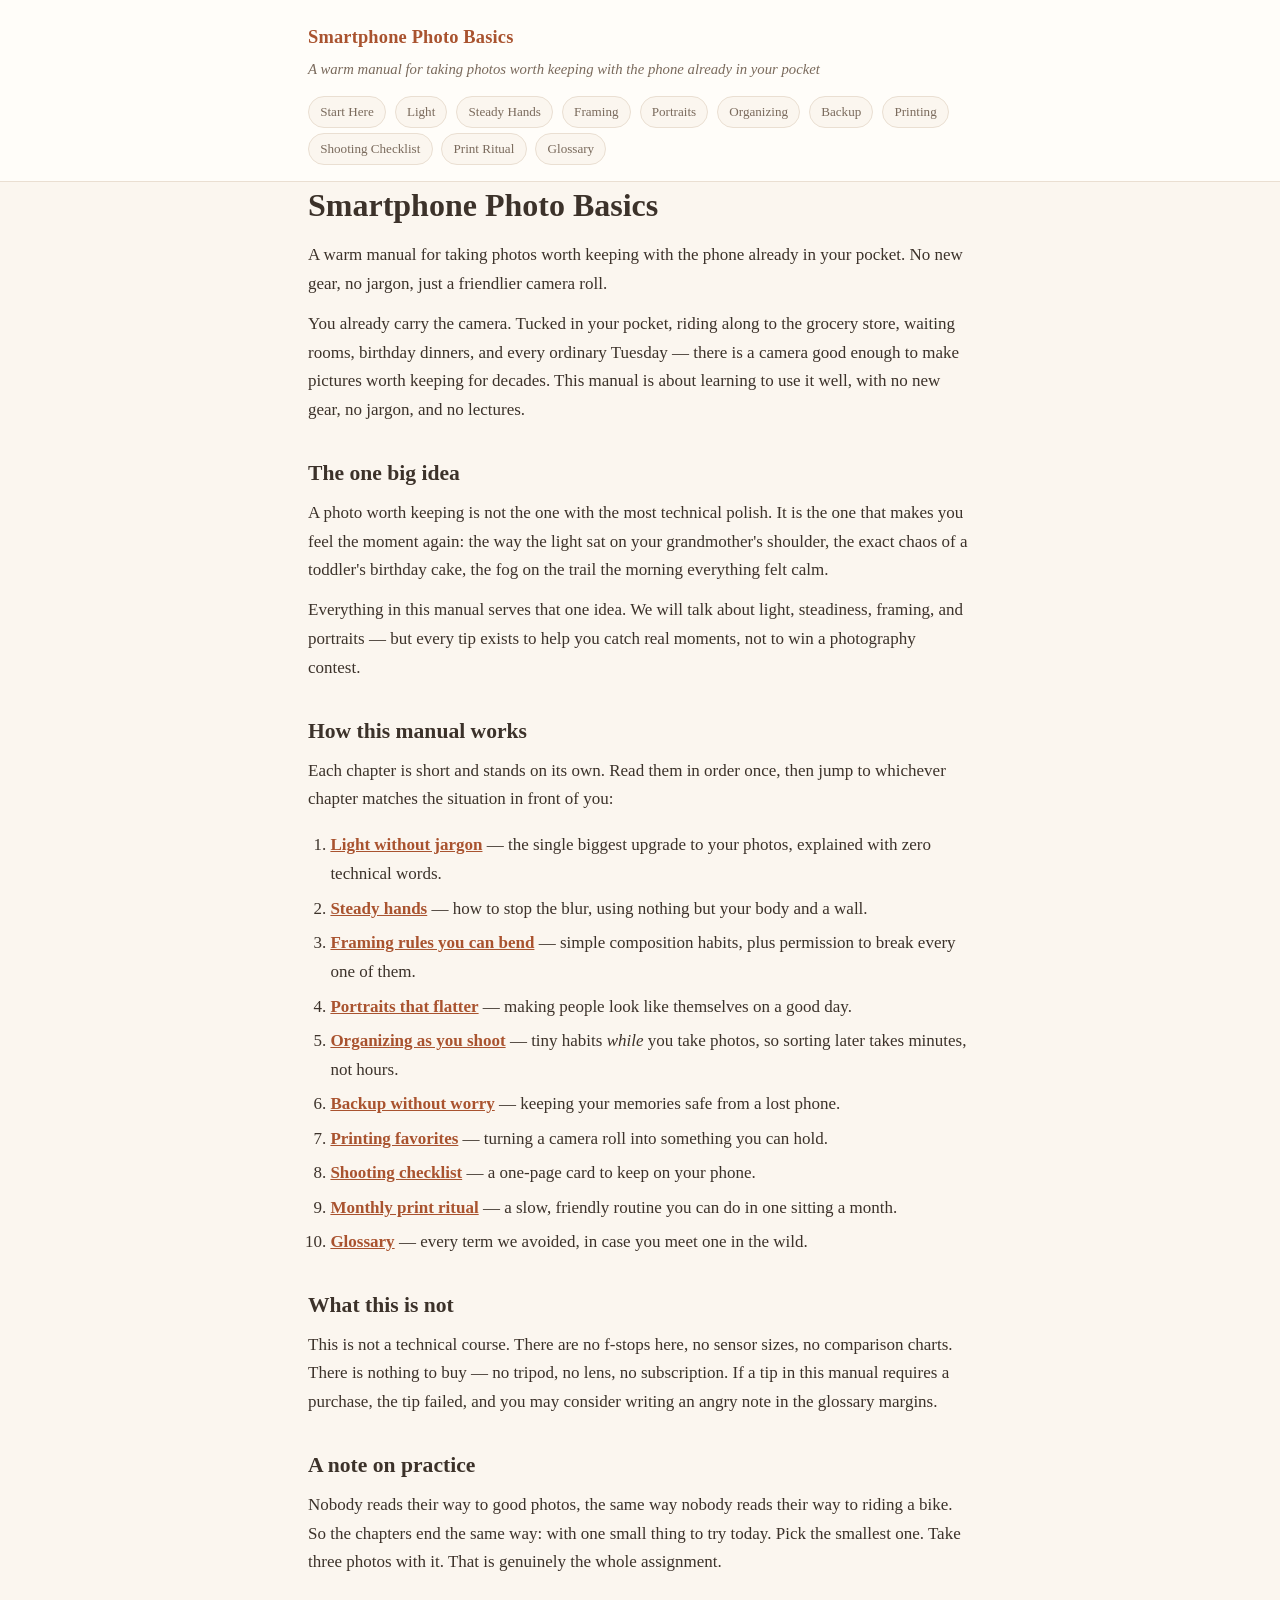
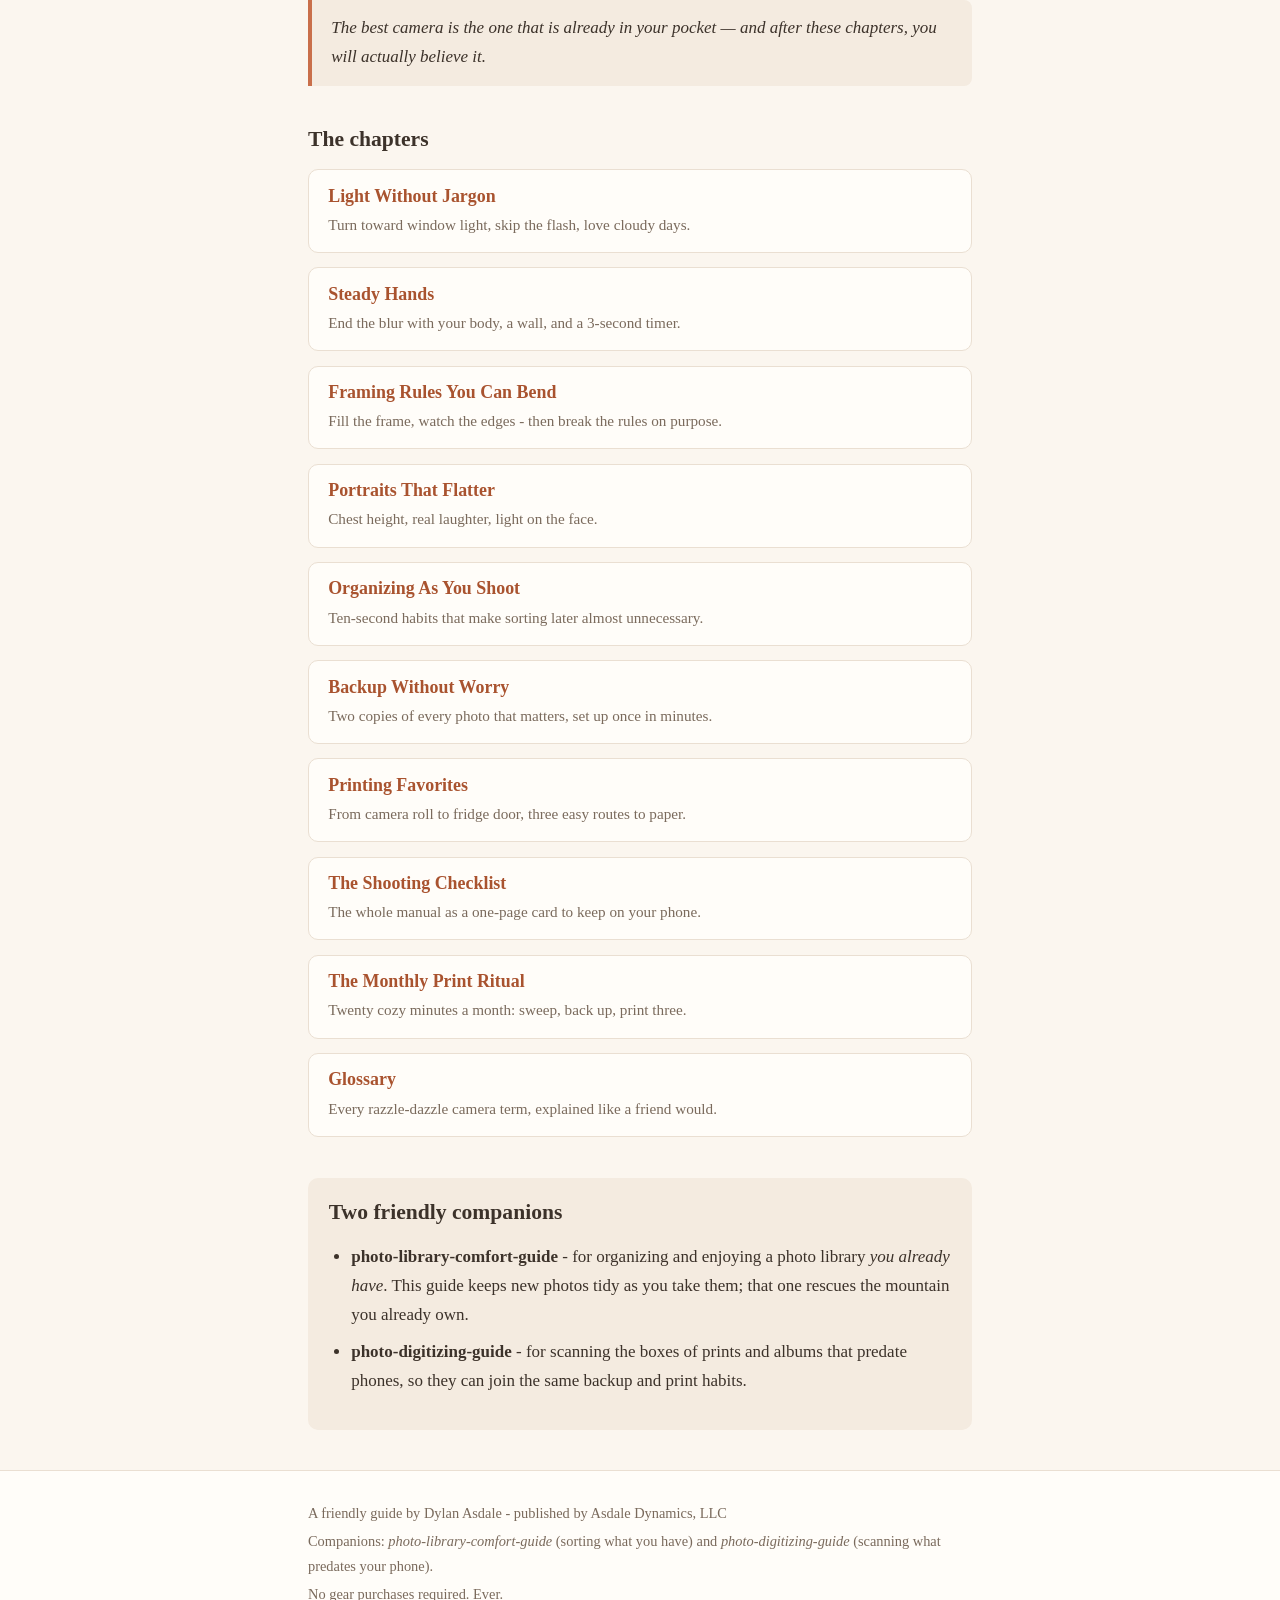
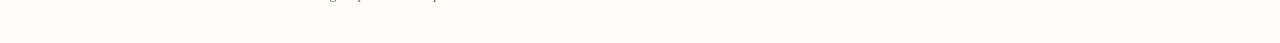
<file: site/index.html>
<!DOCTYPE html>
<html lang="en">
<head>
<meta charset="utf-8">
<meta name="viewport" content="width=device-width, initial-scale=1">
<meta name="description" content="A warm manual for taking photos worth keeping with the phone already in your pocket">
<title>Smartphone Photo Basics | Smartphone Photo Basics</title>
<link rel="icon" type="image/svg+xml" href="favicon.svg">
<link rel="stylesheet" href="styles.css">
</head>
<body>
<header class="site-header">
  <div class="wrap">
    <p class="brand"><a href="index.html">Smartphone Photo Basics</a></p>
    <p class="tagline">A warm manual for taking photos worth keeping with the phone already in your pocket</p>
    <nav class="chapters"><a href="00-start-here.html" class="">Start Here</a><a href="01-light-without-jargon.html" class="">Light</a><a href="02-steady-hands.html" class="">Steady Hands</a><a href="03-framing-rules-you-can-bend.html" class="">Framing</a><a href="04-portraits-that-flatter.html" class="">Portraits</a><a href="05-organizing-as-you-shoot.html" class="">Organizing</a><a href="06-backup-without-worry.html" class="">Backup</a><a href="07-printing-favorites.html" class="">Printing</a><a href="shooting-checklist.html" class="">Shooting Checklist</a><a href="monthly-print-ritual.html" class="">Print Ritual</a><a href="glossary.html" class="">Glossary</a></nav>
  </div>
</header>
<main class="wrap">
<div class="hero"><h1>Smartphone Photo Basics</h1><p class="lede">A warm manual for taking photos worth keeping with the phone already in your pocket. No new gear, no jargon, just a friendlier camera roll.</p></div><p>You already carry the camera. Tucked in your pocket, riding along to the grocery store, waiting rooms, birthday dinners, and every ordinary Tuesday — there is a camera good enough to make pictures worth keeping for decades. This manual is about learning to use it well, with no new gear, no jargon, and no lectures.</p>
<h2 id="the-one-big-idea">The one big idea</h2>
<p>A photo worth keeping is not the one with the most technical polish. It is the one that makes you feel the moment again: the way the light sat on your grandmother&#x27;s shoulder, the exact chaos of a toddler&#x27;s birthday cake, the fog on the trail the morning everything felt calm.</p>
<p>Everything in this manual serves that one idea. We will talk about light, steadiness, framing, and portraits — but every tip exists to help you catch real moments, not to win a photography contest.</p>
<h2 id="how-this-manual-works">How this manual works</h2>
<p>Each chapter is short and stands on its own. Read them in order once, then jump to whichever chapter matches the situation in front of you:</p>
<ol>
<li><strong><a href="01-light-without-jargon.html">Light without jargon</a></strong> — the single biggest upgrade to your photos, explained with zero technical words.</li>
<li><strong><a href="02-steady-hands.html">Steady hands</a></strong> — how to stop the blur, using nothing but your body and a wall.</li>
<li><strong><a href="03-framing-rules-you-can-bend.html">Framing rules you can bend</a></strong> — simple composition habits, plus permission to break every one of them.</li>
<li><strong><a href="04-portraits-that-flatter.html">Portraits that flatter</a></strong> — making people look like themselves on a good day.</li>
<li><strong><a href="05-organizing-as-you-shoot.html">Organizing as you shoot</a></strong> — tiny habits <em>while</em> you take photos, so sorting later takes minutes, not hours.</li>
<li><strong><a href="06-backup-without-worry.html">Backup without worry</a></strong> — keeping your memories safe from a lost phone.</li>
<li><strong><a href="07-printing-favorites.html">Printing favorites</a></strong> — turning a camera roll into something you can hold.</li>
<li><strong><a href="shooting-checklist.html">Shooting checklist</a></strong> — a one-page card to keep on your phone.</li>
<li><strong><a href="monthly-print-ritual.html">Monthly print ritual</a></strong> — a slow, friendly routine you can do in one sitting a month.</li>
<li><strong><a href="glossary.html">Glossary</a></strong> — every term we avoided, in case you meet one in the wild.</li>
</ol>
<h2 id="what-this-is-not">What this is not</h2>
<p>This is not a technical course. There are no f-stops here, no sensor sizes, no comparison charts. There is nothing to buy — no tripod, no lens, no subscription. If a tip in this manual requires a purchase, the tip failed, and you may consider writing an angry note in the glossary margins.</p>
<h2 id="a-note-on-practice">A note on practice</h2>
<p>Nobody reads their way to good photos, the same way nobody reads their way to riding a bike. So the chapters end the same way: with one small thing to try today. Pick the smallest one. Take three photos with it. That is genuinely the whole assignment.</p>
<blockquote><p>The best camera is the one that is already in your pocket — and after these chapters, you will actually believe it.</p></blockquote><div class="cards"><h2>The chapters</h2>
<section class="card"><h3><a href="01-light-without-jargon.html">Light Without Jargon</a></h3><p>Turn toward window light, skip the flash, love cloudy days.</p></section>
<section class="card"><h3><a href="02-steady-hands.html">Steady Hands</a></h3><p>End the blur with your body, a wall, and a 3-second timer.</p></section>
<section class="card"><h3><a href="03-framing-rules-you-can-bend.html">Framing Rules You Can Bend</a></h3><p>Fill the frame, watch the edges - then break the rules on purpose.</p></section>
<section class="card"><h3><a href="04-portraits-that-flatter.html">Portraits That Flatter</a></h3><p>Chest height, real laughter, light on the face.</p></section>
<section class="card"><h3><a href="05-organizing-as-you-shoot.html">Organizing As You Shoot</a></h3><p>Ten-second habits that make sorting later almost unnecessary.</p></section>
<section class="card"><h3><a href="06-backup-without-worry.html">Backup Without Worry</a></h3><p>Two copies of every photo that matters, set up once in minutes.</p></section>
<section class="card"><h3><a href="07-printing-favorites.html">Printing Favorites</a></h3><p>From camera roll to fridge door, three easy routes to paper.</p></section>
<section class="card"><h3><a href="shooting-checklist.html">The Shooting Checklist</a></h3><p>The whole manual as a one-page card to keep on your phone.</p></section>
<section class="card"><h3><a href="monthly-print-ritual.html">The Monthly Print Ritual</a></h3><p>Twenty cozy minutes a month: sweep, back up, print three.</p></section>
<section class="card"><h3><a href="glossary.html">Glossary</a></h3><p>Every razzle-dazzle camera term, explained like a friend would.</p></section>
</div><section class="companions">
<h2>Two friendly companions</h2>
<ul>
<li><strong>photo-library-comfort-guide</strong> - for organizing and enjoying a photo library <em>you already have</em>. This guide keeps new photos tidy as you take them; that one rescues the mountain you already own.</li>
<li><strong>photo-digitizing-guide</strong> - for scanning the boxes of prints and albums that predate phones, so they can join the same backup and print habits.</li>
</ul>
</section>
</main>
<nav class="pager wrap"></nav>
<footer>
  <div class="wrap">
    <p>A friendly guide by Dylan Asdale - published by Asdale Dynamics, LLC</p>
    <p>Companions: <em>photo-library-comfort-guide</em> (sorting what you have) and
    <em>photo-digitizing-guide</em> (scanning what predates your phone).</p>
    <p>No gear purchases required. Ever.</p>
  </div>
</footer>
</body>
</html>
</file>
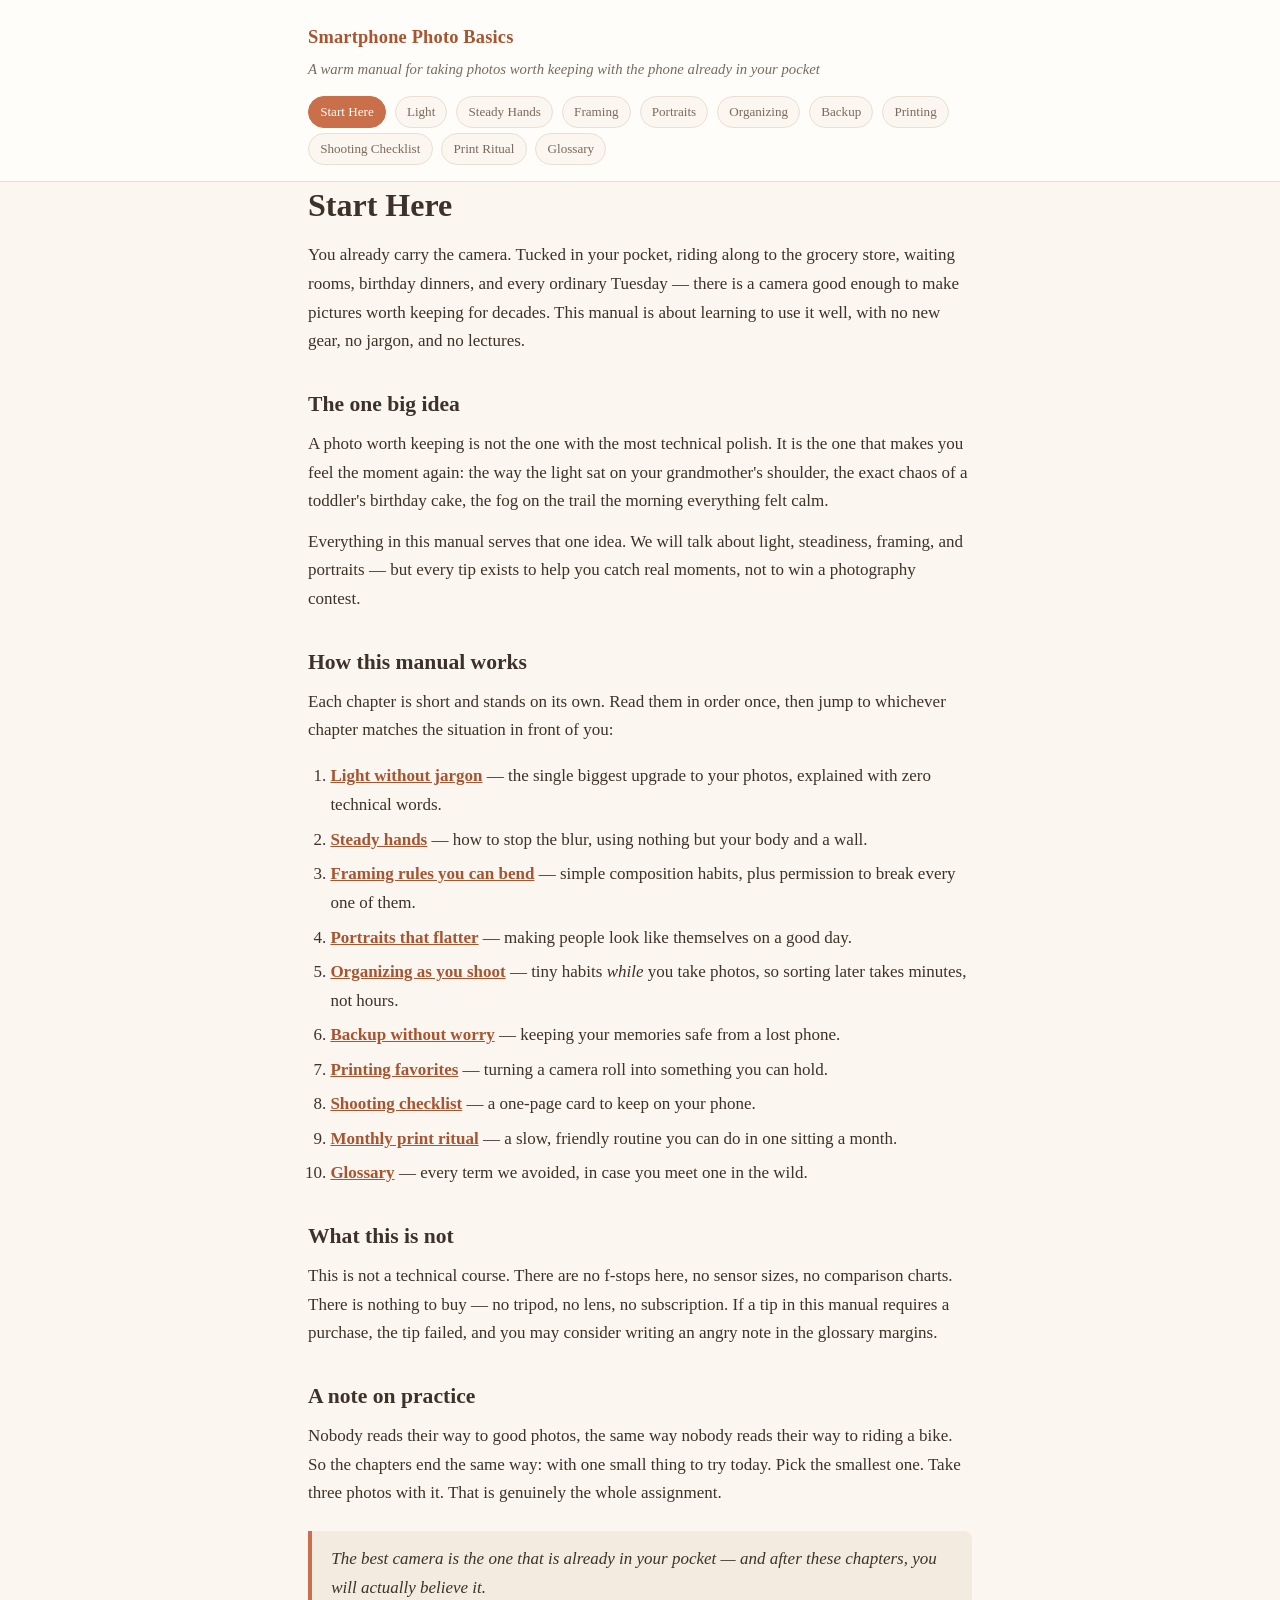
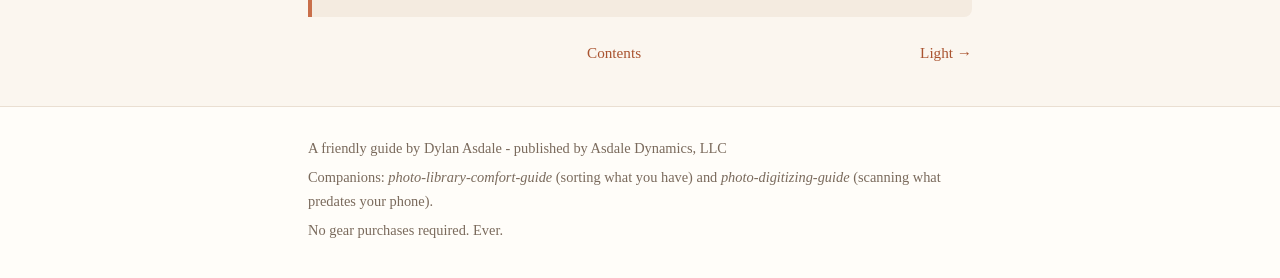
<file: site/00-start-here.html>
<!DOCTYPE html>
<html lang="en">
<head>
<meta charset="utf-8">
<meta name="viewport" content="width=device-width, initial-scale=1">
<meta name="description" content="Start Here - a plain-English chapter of the Smartphone Photo Basics guide.">
<title>Start Here | Smartphone Photo Basics</title>
<link rel="icon" type="image/svg+xml" href="favicon.svg">
<link rel="stylesheet" href="styles.css">
</head>
<body>
<header class="site-header">
  <div class="wrap">
    <p class="brand"><a href="index.html">Smartphone Photo Basics</a></p>
    <p class="tagline">A warm manual for taking photos worth keeping with the phone already in your pocket</p>
    <nav class="chapters"><a href="00-start-here.html" class="active">Start Here</a><a href="01-light-without-jargon.html" class="">Light</a><a href="02-steady-hands.html" class="">Steady Hands</a><a href="03-framing-rules-you-can-bend.html" class="">Framing</a><a href="04-portraits-that-flatter.html" class="">Portraits</a><a href="05-organizing-as-you-shoot.html" class="">Organizing</a><a href="06-backup-without-worry.html" class="">Backup</a><a href="07-printing-favorites.html" class="">Printing</a><a href="shooting-checklist.html" class="">Shooting Checklist</a><a href="monthly-print-ritual.html" class="">Print Ritual</a><a href="glossary.html" class="">Glossary</a></nav>
  </div>
</header>
<main class="wrap">
<h1 id="start-here">Start Here</h1>
<p>You already carry the camera. Tucked in your pocket, riding along to the grocery store, waiting rooms, birthday dinners, and every ordinary Tuesday — there is a camera good enough to make pictures worth keeping for decades. This manual is about learning to use it well, with no new gear, no jargon, and no lectures.</p>
<h2 id="the-one-big-idea">The one big idea</h2>
<p>A photo worth keeping is not the one with the most technical polish. It is the one that makes you feel the moment again: the way the light sat on your grandmother&#x27;s shoulder, the exact chaos of a toddler&#x27;s birthday cake, the fog on the trail the morning everything felt calm.</p>
<p>Everything in this manual serves that one idea. We will talk about light, steadiness, framing, and portraits — but every tip exists to help you catch real moments, not to win a photography contest.</p>
<h2 id="how-this-manual-works">How this manual works</h2>
<p>Each chapter is short and stands on its own. Read them in order once, then jump to whichever chapter matches the situation in front of you:</p>
<ol>
<li><strong><a href="01-light-without-jargon.html">Light without jargon</a></strong> — the single biggest upgrade to your photos, explained with zero technical words.</li>
<li><strong><a href="02-steady-hands.html">Steady hands</a></strong> — how to stop the blur, using nothing but your body and a wall.</li>
<li><strong><a href="03-framing-rules-you-can-bend.html">Framing rules you can bend</a></strong> — simple composition habits, plus permission to break every one of them.</li>
<li><strong><a href="04-portraits-that-flatter.html">Portraits that flatter</a></strong> — making people look like themselves on a good day.</li>
<li><strong><a href="05-organizing-as-you-shoot.html">Organizing as you shoot</a></strong> — tiny habits <em>while</em> you take photos, so sorting later takes minutes, not hours.</li>
<li><strong><a href="06-backup-without-worry.html">Backup without worry</a></strong> — keeping your memories safe from a lost phone.</li>
<li><strong><a href="07-printing-favorites.html">Printing favorites</a></strong> — turning a camera roll into something you can hold.</li>
<li><strong><a href="shooting-checklist.html">Shooting checklist</a></strong> — a one-page card to keep on your phone.</li>
<li><strong><a href="monthly-print-ritual.html">Monthly print ritual</a></strong> — a slow, friendly routine you can do in one sitting a month.</li>
<li><strong><a href="glossary.html">Glossary</a></strong> — every term we avoided, in case you meet one in the wild.</li>
</ol>
<h2 id="what-this-is-not">What this is not</h2>
<p>This is not a technical course. There are no f-stops here, no sensor sizes, no comparison charts. There is nothing to buy — no tripod, no lens, no subscription. If a tip in this manual requires a purchase, the tip failed, and you may consider writing an angry note in the glossary margins.</p>
<h2 id="a-note-on-practice">A note on practice</h2>
<p>Nobody reads their way to good photos, the same way nobody reads their way to riding a bike. So the chapters end the same way: with one small thing to try today. Pick the smallest one. Take three photos with it. That is genuinely the whole assignment.</p>
<blockquote><p>The best camera is the one that is already in your pocket — and after these chapters, you will actually believe it.</p></blockquote>
</main>
<nav class="pager wrap"><span></span><a href="index.html">Contents</a><a class="next" href="01-light-without-jargon.html">Light →</a></nav>
<footer>
  <div class="wrap">
    <p>A friendly guide by Dylan Asdale - published by Asdale Dynamics, LLC</p>
    <p>Companions: <em>photo-library-comfort-guide</em> (sorting what you have) and
    <em>photo-digitizing-guide</em> (scanning what predates your phone).</p>
    <p>No gear purchases required. Ever.</p>
  </div>
</footer>
</body>
</html>
</file>
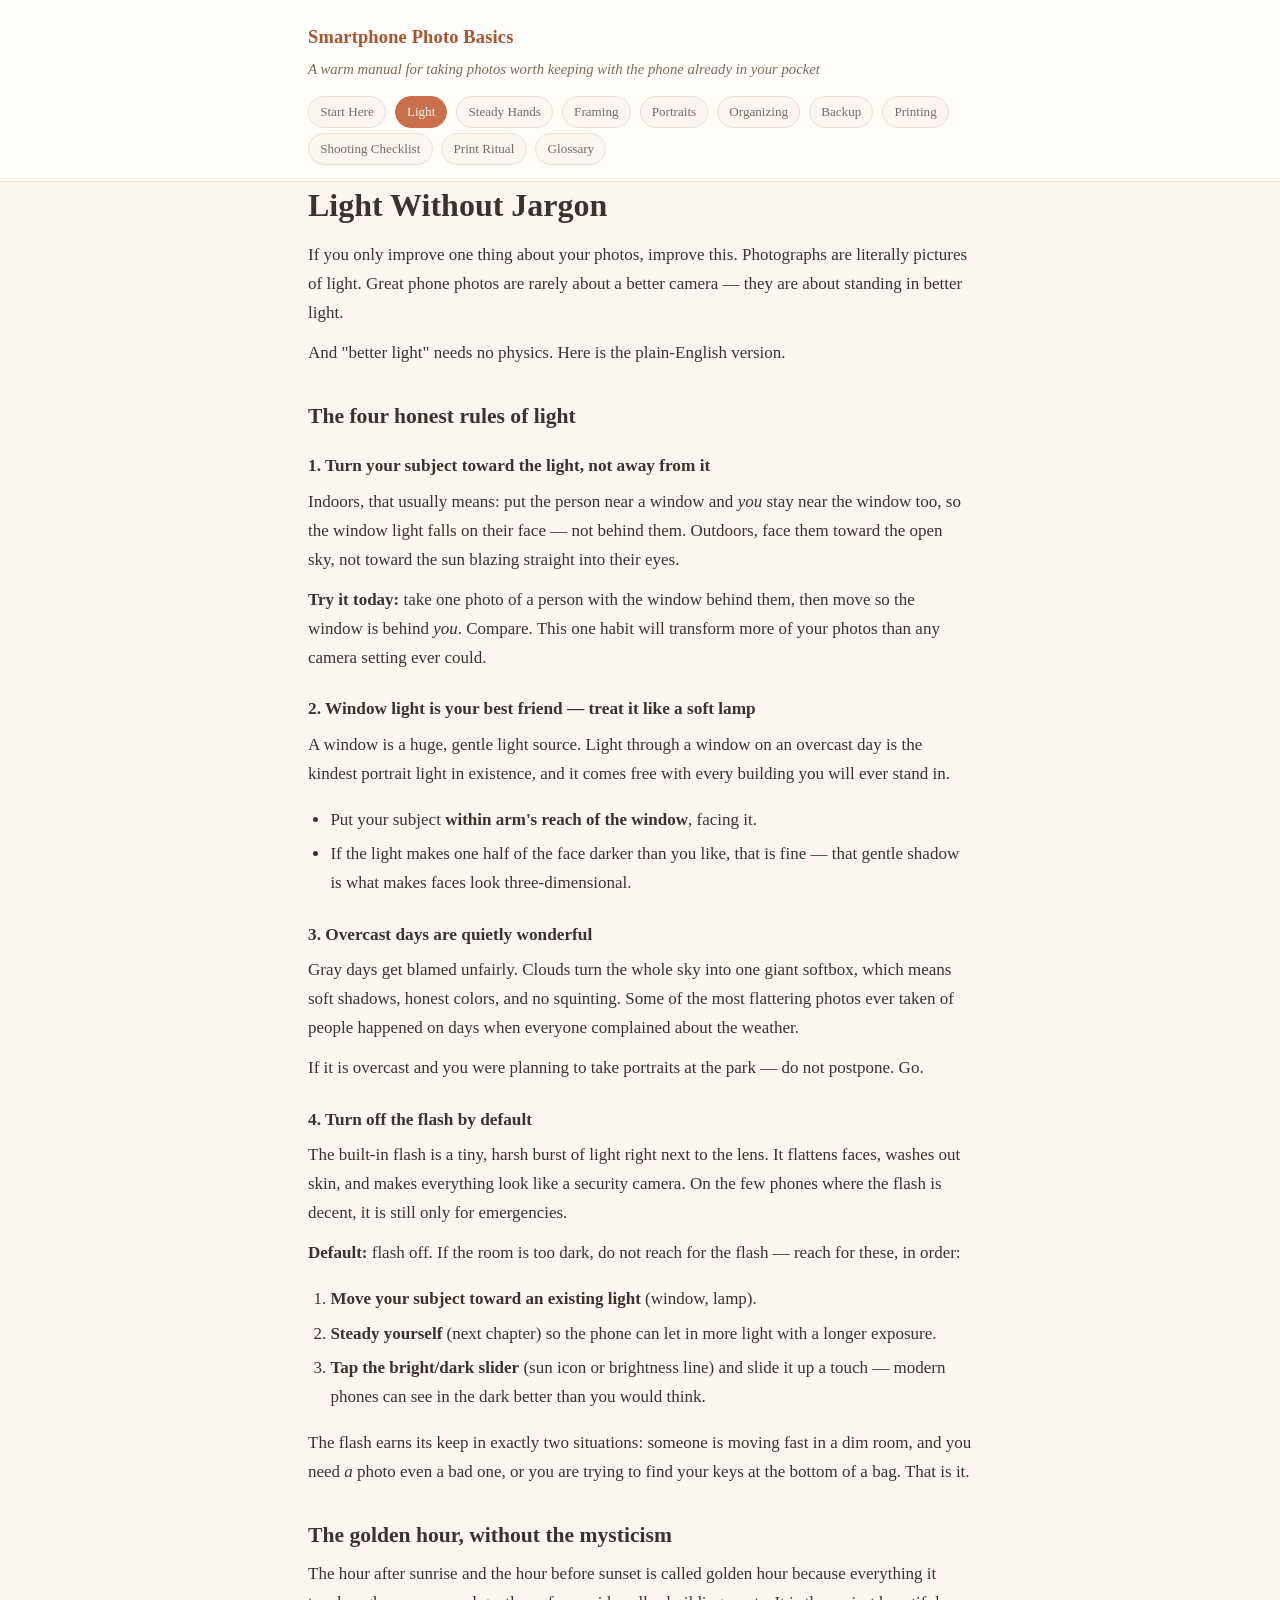
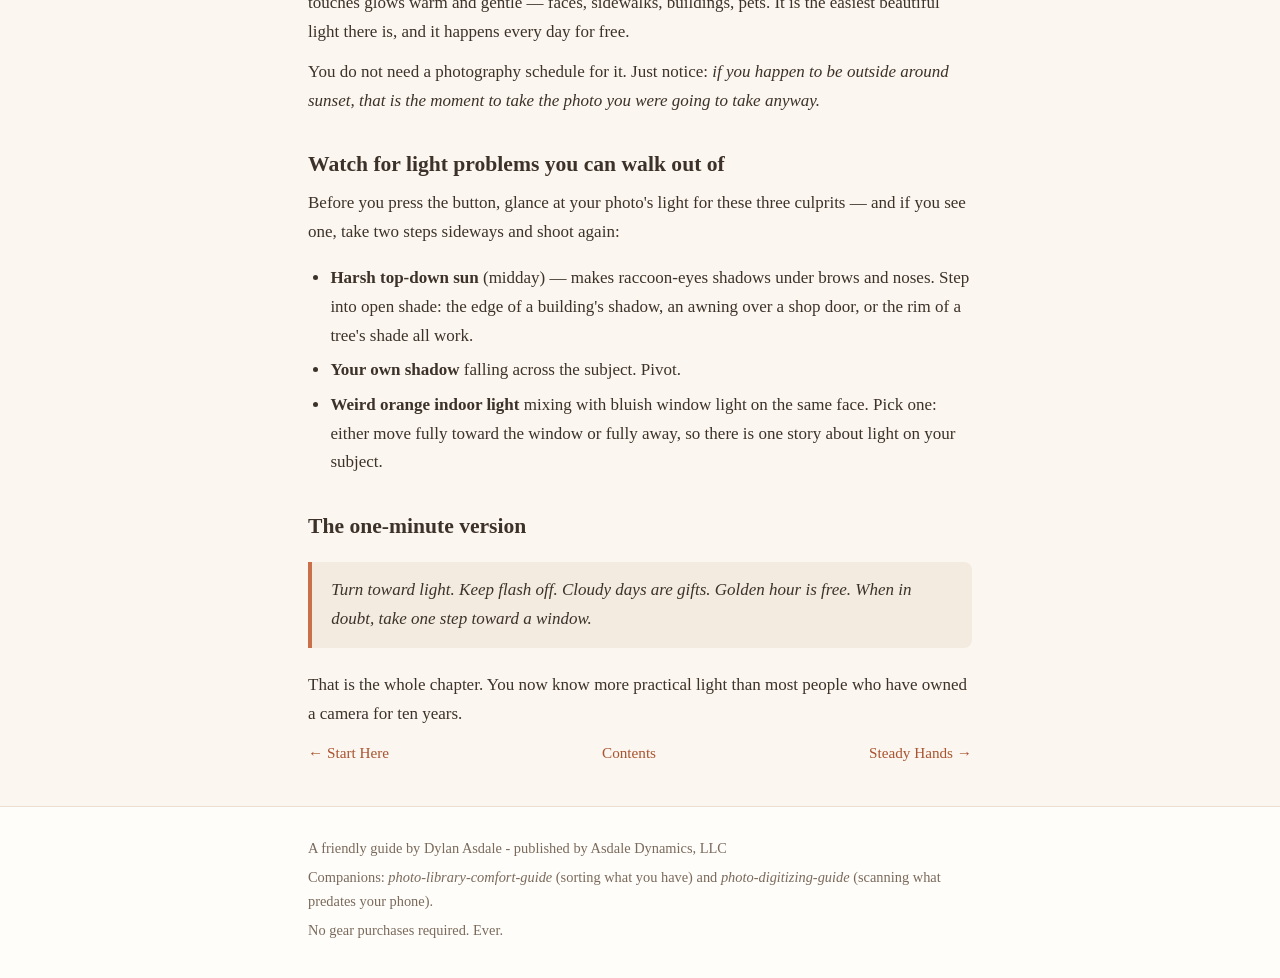
<file: site/01-light-without-jargon.html>
<!DOCTYPE html>
<html lang="en">
<head>
<meta charset="utf-8">
<meta name="viewport" content="width=device-width, initial-scale=1">
<meta name="description" content="Turn toward window light, skip the flash, love cloudy days.">
<title>Light Without Jargon | Smartphone Photo Basics</title>
<link rel="icon" type="image/svg+xml" href="favicon.svg">
<link rel="stylesheet" href="styles.css">
</head>
<body>
<header class="site-header">
  <div class="wrap">
    <p class="brand"><a href="index.html">Smartphone Photo Basics</a></p>
    <p class="tagline">A warm manual for taking photos worth keeping with the phone already in your pocket</p>
    <nav class="chapters"><a href="00-start-here.html" class="">Start Here</a><a href="01-light-without-jargon.html" class="active">Light</a><a href="02-steady-hands.html" class="">Steady Hands</a><a href="03-framing-rules-you-can-bend.html" class="">Framing</a><a href="04-portraits-that-flatter.html" class="">Portraits</a><a href="05-organizing-as-you-shoot.html" class="">Organizing</a><a href="06-backup-without-worry.html" class="">Backup</a><a href="07-printing-favorites.html" class="">Printing</a><a href="shooting-checklist.html" class="">Shooting Checklist</a><a href="monthly-print-ritual.html" class="">Print Ritual</a><a href="glossary.html" class="">Glossary</a></nav>
  </div>
</header>
<main class="wrap">
<h1 id="light-without-jargon">Light Without Jargon</h1>
<p>If you only improve one thing about your photos, improve this. Photographs are literally pictures of light. Great phone photos are rarely about a better camera — they are about standing in better light.</p>
<p>And &quot;better light&quot; needs no physics. Here is the plain-English version.</p>
<h2 id="the-four-honest-rules-of-light">The four honest rules of light</h2>
<h3 id="1-turn-your-subject-toward-the-light-not-away-from-it">1. Turn your subject toward the light, not away from it</h3>
<p>Indoors, that usually means: put the person near a window and <em>you</em> stay near the window too, so the window light falls on their face — not behind them. Outdoors, face them toward the open sky, not toward the sun blazing straight into their eyes.</p>
<p><strong>Try it today:</strong> take one photo of a person with the window behind them, then move so the window is behind <em>you</em>. Compare. This one habit will transform more of your photos than any camera setting ever could.</p>
<h3 id="2-window-light-is-your-best-friend-treat-it-like-a-soft-lamp">2. Window light is your best friend — treat it like a soft lamp</h3>
<p>A window is a huge, gentle light source. Light through a window on an overcast day is the kindest portrait light in existence, and it comes free with every building you will ever stand in.</p>
<ul>
<li>Put your subject <strong>within arm&#x27;s reach of the window</strong>, facing it.</li>
<li>If the light makes one half of the face darker than you like, that is fine — that gentle shadow is what makes faces look three-dimensional.</li>
</ul>
<h3 id="3-overcast-days-are-quietly-wonderful">3. Overcast days are quietly wonderful</h3>
<p>Gray days get blamed unfairly. Clouds turn the whole sky into one giant softbox, which means soft shadows, honest colors, and no squinting. Some of the most flattering photos ever taken of people happened on days when everyone complained about the weather.</p>
<p>If it is overcast and you were planning to take portraits at the park — do not postpone. Go.</p>
<h3 id="4-turn-off-the-flash-by-default">4. Turn off the flash by default</h3>
<p>The built-in flash is a tiny, harsh burst of light right next to the lens. It flattens faces, washes out skin, and makes everything look like a security camera. On the few phones where the flash is decent, it is still only for emergencies.</p>
<p><strong>Default:</strong> flash off. If the room is too dark, do not reach for the flash — reach for these, in order:</p>
<ol>
<li><strong>Move your subject toward an existing light</strong> (window, lamp).</li>
<li><strong>Steady yourself</strong> (next chapter) so the phone can let in more light with a longer exposure.</li>
<li><strong>Tap the bright/dark slider</strong> (sun icon or brightness line) and slide it up a touch — modern phones can see in the dark better than you would think.</li>
</ol>
<p>The flash earns its keep in exactly two situations: someone is moving fast in a dim room, and you need <em>a</em> photo even a bad one, or you are trying to find your keys at the bottom of a bag. That is it.</p>
<h2 id="the-golden-hour-without-the-mysticism">The golden hour, without the mysticism</h2>
<p>The hour after sunrise and the hour before sunset is called golden hour because everything it touches glows warm and gentle — faces, sidewalks, buildings, pets. It is the easiest beautiful light there is, and it happens every day for free.</p>
<p>You do not need a photography schedule for it. Just notice: <em>if you happen to be outside around sunset, that is the moment to take the photo you were going to take anyway.</em></p>
<h2 id="watch-for-light-problems-you-can-walk-out-of">Watch for light problems you can walk out of</h2>
<p>Before you press the button, glance at your photo&#x27;s light for these three culprits — and if you see one, take two steps sideways and shoot again:</p>
<ul>
<li><strong>Harsh top-down sun</strong> (midday) — makes raccoon-eyes shadows under brows and noses. Step into open shade: the edge of a building&#x27;s shadow, an awning over a shop door, or the rim of a tree&#x27;s shade all work.</li>
<li><strong>Your own shadow</strong> falling across the subject. Pivot.</li>
<li><strong>Weird orange indoor light</strong> mixing with bluish window light on the same face. Pick one: either move fully toward the window or fully away, so there is one story about light on your subject.</li>
</ul>
<h2 id="the-one-minute-version">The one-minute version</h2>
<blockquote><p>Turn toward light. Keep flash off. Cloudy days are gifts. Golden hour is free. When in doubt, take one step toward a window.</p></blockquote>
<p>That is the whole chapter. You now know more practical light than most people who have owned a camera for ten years.</p>
</main>
<nav class="pager wrap"><a class="prev" href="00-start-here.html">← Start Here</a><a href="index.html">Contents</a><a class="next" href="02-steady-hands.html">Steady Hands →</a></nav>
<footer>
  <div class="wrap">
    <p>A friendly guide by Dylan Asdale - published by Asdale Dynamics, LLC</p>
    <p>Companions: <em>photo-library-comfort-guide</em> (sorting what you have) and
    <em>photo-digitizing-guide</em> (scanning what predates your phone).</p>
    <p>No gear purchases required. Ever.</p>
  </div>
</footer>
</body>
</html>
</file>
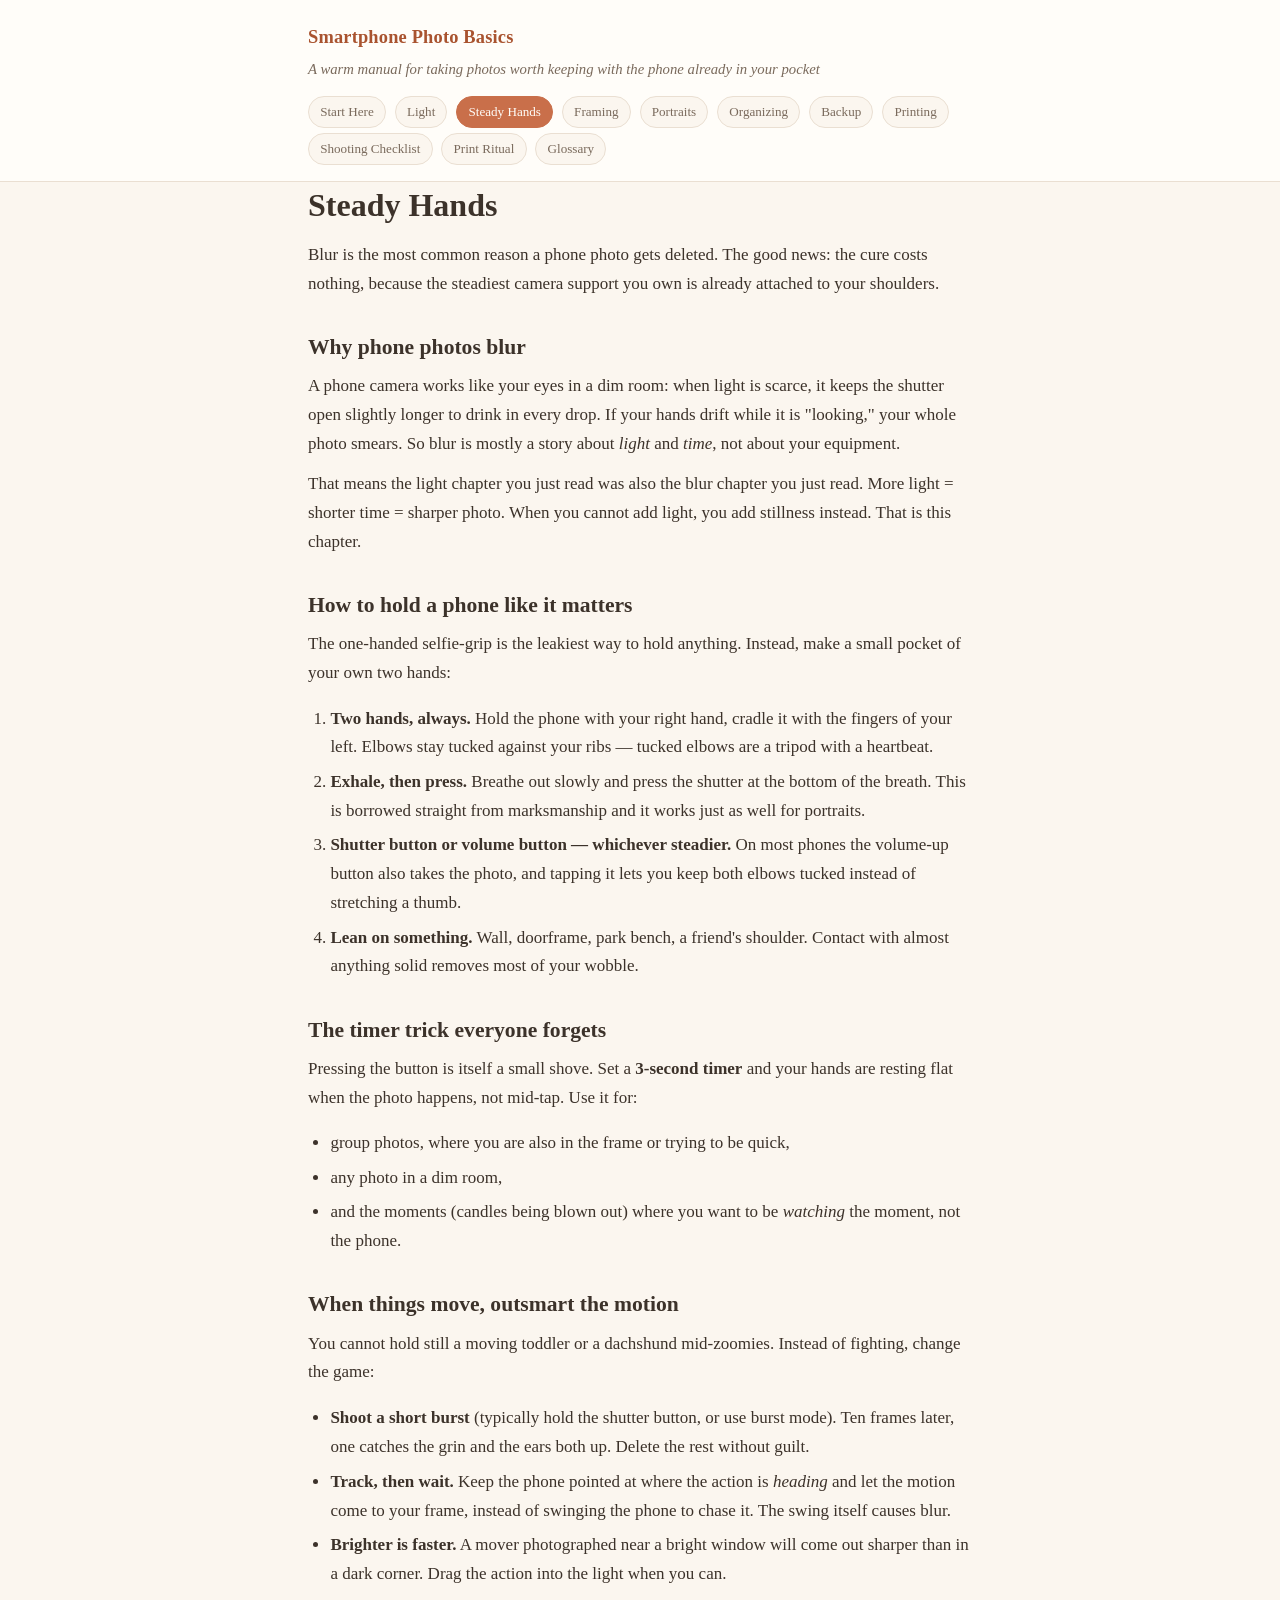
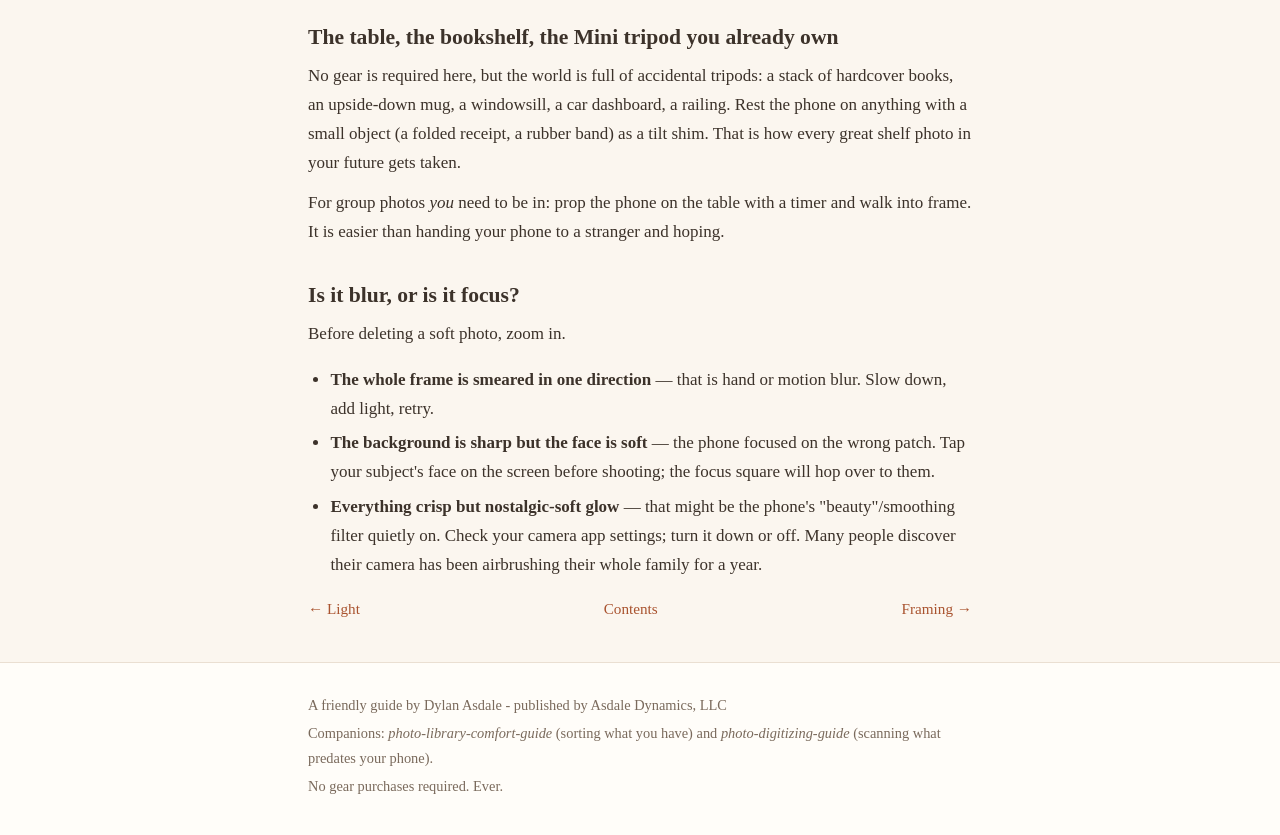
<file: site/02-steady-hands.html>
<!DOCTYPE html>
<html lang="en">
<head>
<meta charset="utf-8">
<meta name="viewport" content="width=device-width, initial-scale=1">
<meta name="description" content="End the blur with your body, a wall, and a 3-second timer.">
<title>Steady Hands | Smartphone Photo Basics</title>
<link rel="icon" type="image/svg+xml" href="favicon.svg">
<link rel="stylesheet" href="styles.css">
</head>
<body>
<header class="site-header">
  <div class="wrap">
    <p class="brand"><a href="index.html">Smartphone Photo Basics</a></p>
    <p class="tagline">A warm manual for taking photos worth keeping with the phone already in your pocket</p>
    <nav class="chapters"><a href="00-start-here.html" class="">Start Here</a><a href="01-light-without-jargon.html" class="">Light</a><a href="02-steady-hands.html" class="active">Steady Hands</a><a href="03-framing-rules-you-can-bend.html" class="">Framing</a><a href="04-portraits-that-flatter.html" class="">Portraits</a><a href="05-organizing-as-you-shoot.html" class="">Organizing</a><a href="06-backup-without-worry.html" class="">Backup</a><a href="07-printing-favorites.html" class="">Printing</a><a href="shooting-checklist.html" class="">Shooting Checklist</a><a href="monthly-print-ritual.html" class="">Print Ritual</a><a href="glossary.html" class="">Glossary</a></nav>
  </div>
</header>
<main class="wrap">
<h1 id="steady-hands">Steady Hands</h1>
<p>Blur is the most common reason a phone photo gets deleted. The good news: the cure costs nothing, because the steadiest camera support you own is already attached to your shoulders.</p>
<h2 id="why-phone-photos-blur">Why phone photos blur</h2>
<p>A phone camera works like your eyes in a dim room: when light is scarce, it keeps the shutter open slightly longer to drink in every drop. If your hands drift while it is &quot;looking,&quot; your whole photo smears. So blur is mostly a story about <em>light</em> and <em>time</em>, not about your equipment.</p>
<p>That means the light chapter you just read was also the blur chapter you just read. More light = shorter time = sharper photo. When you cannot add light, you add stillness instead. That is this chapter.</p>
<h2 id="how-to-hold-a-phone-like-it-matters">How to hold a phone like it matters</h2>
<p>The one-handed selfie-grip is the leakiest way to hold anything. Instead, make a small pocket of your own two hands:</p>
<ol>
<li><strong>Two hands, always.</strong> Hold the phone with your right hand, cradle it with the fingers of your left. Elbows stay tucked against your ribs — tucked elbows are a tripod with a heartbeat.</li>
<li><strong>Exhale, then press.</strong> Breathe out slowly and press the shutter at the bottom of the breath. This is borrowed straight from marksmanship and it works just as well for portraits.</li>
<li><strong>Shutter button or volume button — whichever steadier.</strong> On most phones the volume-up button also takes the photo, and tapping it lets you keep both elbows tucked instead of stretching a thumb.</li>
<li><strong>Lean on something.</strong> Wall, doorframe, park bench, a friend&#x27;s shoulder. Contact with almost anything solid removes most of your wobble.</li>
</ol>
<h2 id="the-timer-trick-everyone-forgets">The timer trick everyone forgets</h2>
<p>Pressing the button is itself a small shove. Set a <strong>3-second timer</strong> and your hands are resting flat when the photo happens, not mid-tap. Use it for:</p>
<ul>
<li>group photos, where you are also in the frame or trying to be quick,</li>
<li>any photo in a dim room,</li>
<li>and the moments (candles being blown out) where you want to be <em>watching</em> the moment, not the phone.</li>
</ul>
<h2 id="when-things-move-outsmart-the-motion">When things move, outsmart the motion</h2>
<p>You cannot hold still a moving toddler or a dachshund mid-zoomies. Instead of fighting, change the game:</p>
<ul>
<li><strong>Shoot a short burst</strong> (typically hold the shutter button, or use burst mode). Ten frames later, one catches the grin and the ears both up. Delete the rest without guilt.</li>
<li><strong>Track, then wait.</strong> Keep the phone pointed at where the action is <em>heading</em> and let the motion come to your frame, instead of swinging the phone to chase it. The swing itself causes blur.</li>
<li><strong>Brighter is faster.</strong> A mover photographed near a bright window will come out sharper than in a dark corner. Drag the action into the light when you can.</li>
</ul>
<h2 id="the-table-the-bookshelf-the-mini-tripod-you-already-own">The table, the bookshelf, the Mini tripod you already own</h2>
<p>No gear is required here, but the world is full of accidental tripods: a stack of hardcover books, an upside-down mug, a windowsill, a car dashboard, a railing. Rest the phone on anything with a small object (a folded receipt, a rubber band) as a tilt shim. That is how every great shelf photo in your future gets taken.</p>
<p>For group photos <em>you</em> need to be in: prop the phone on the table with a timer and walk into frame. It is easier than handing your phone to a stranger and hoping.</p>
<h2 id="is-it-blur-or-is-it-focus">Is it blur, or is it focus?</h2>
<p>Before deleting a soft photo, zoom in.</p>
<ul>
<li><strong>The whole frame is smeared in one direction</strong> — that is hand or motion blur. Slow down, add light, retry.</li>
<li><strong>The background is sharp but the face is soft</strong> — the phone focused on the wrong patch. Tap your subject&#x27;s face on the screen before shooting; the focus square will hop over to them.</li>
<li><strong>Everything crisp but nostalgic-soft glow</strong> — that might be the phone&#x27;s &quot;beauty&quot;/smoothing filter quietly on. Check your camera app settings; turn it down or off. Many people discover their camera has been airbrushing their whole family for a year.</li>
</ul>
</main>
<nav class="pager wrap"><a class="prev" href="01-light-without-jargon.html">← Light</a><a href="index.html">Contents</a><a class="next" href="03-framing-rules-you-can-bend.html">Framing →</a></nav>
<footer>
  <div class="wrap">
    <p>A friendly guide by Dylan Asdale - published by Asdale Dynamics, LLC</p>
    <p>Companions: <em>photo-library-comfort-guide</em> (sorting what you have) and
    <em>photo-digitizing-guide</em> (scanning what predates your phone).</p>
    <p>No gear purchases required. Ever.</p>
  </div>
</footer>
</body>
</html>
</file>
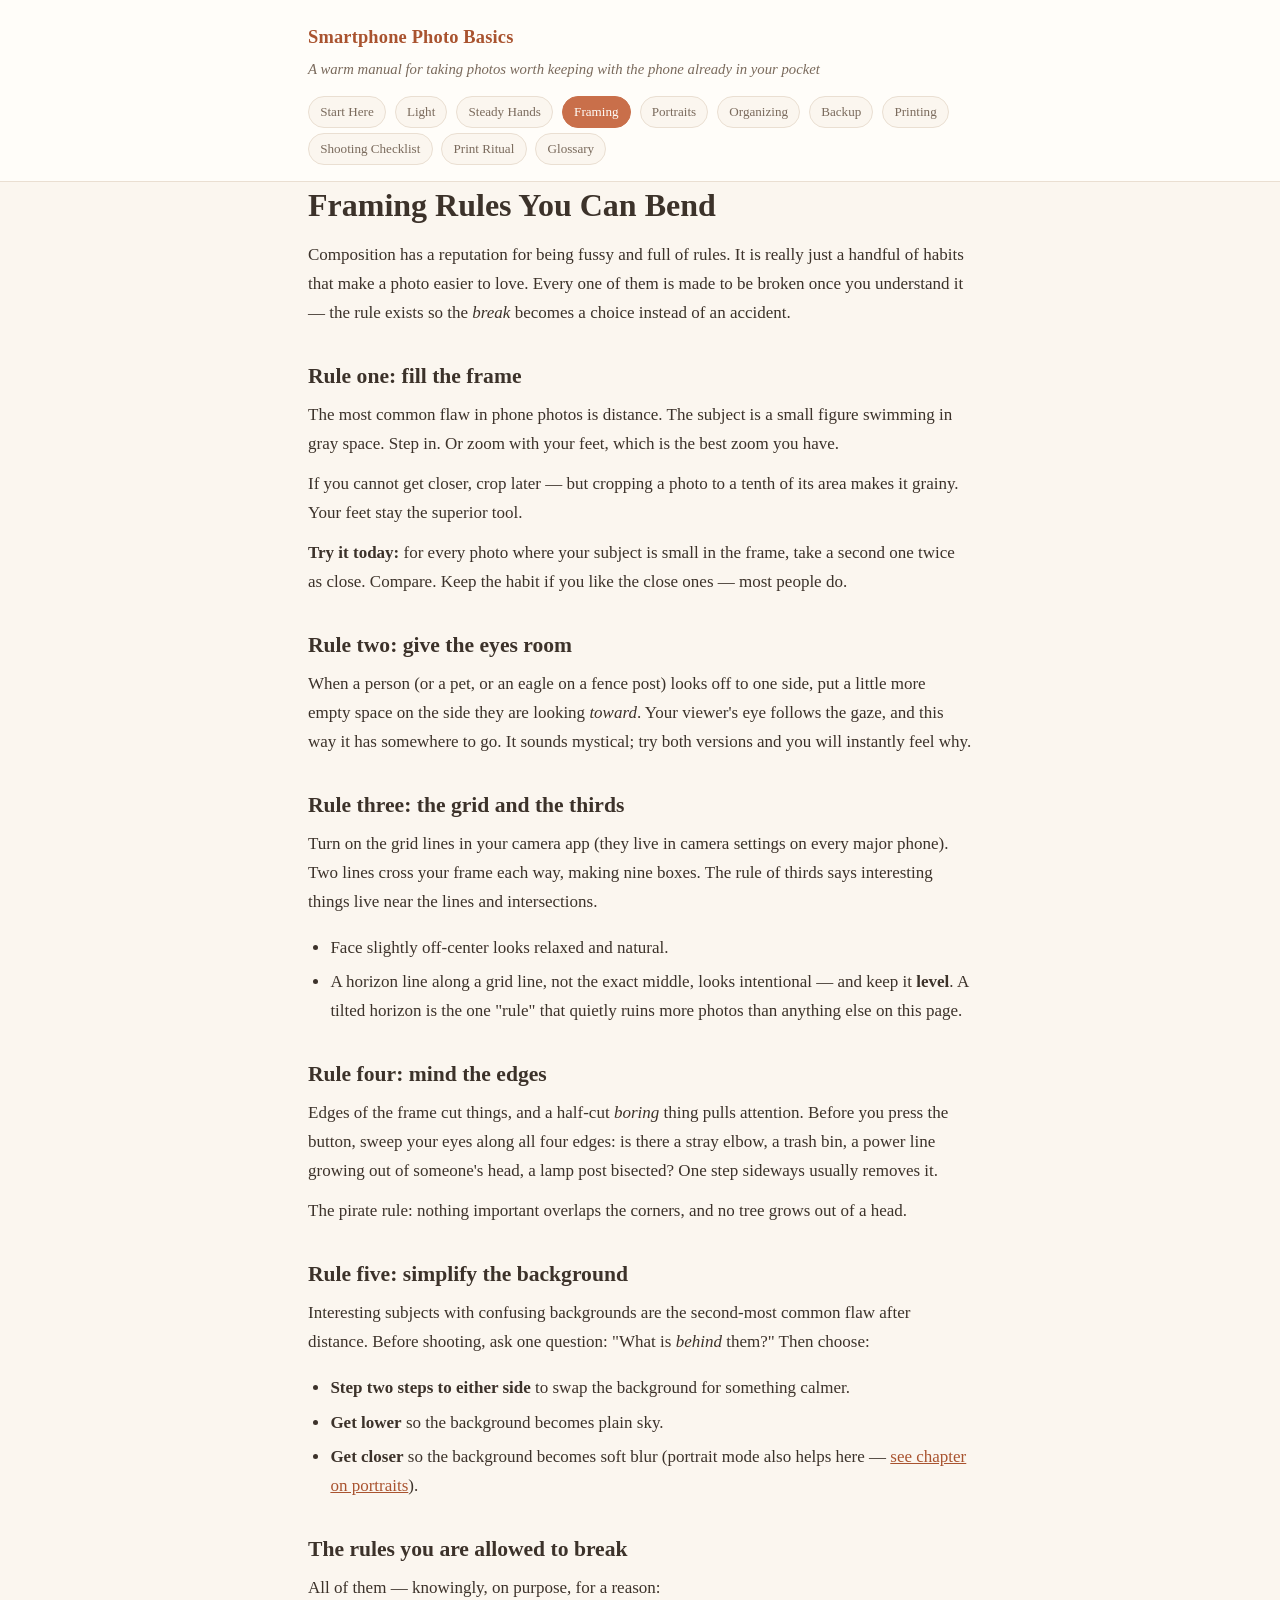
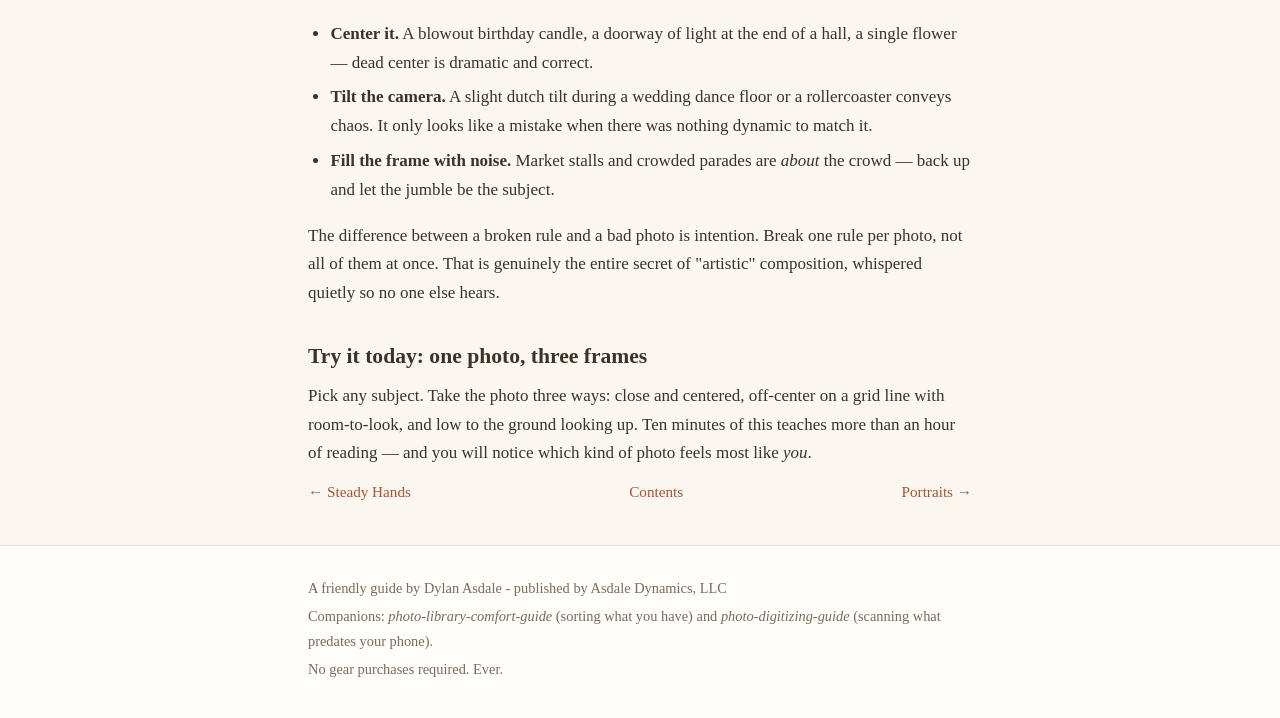
<file: site/03-framing-rules-you-can-bend.html>
<!DOCTYPE html>
<html lang="en">
<head>
<meta charset="utf-8">
<meta name="viewport" content="width=device-width, initial-scale=1">
<meta name="description" content="Fill the frame, watch the edges - then break the rules on purpose.">
<title>Framing Rules You Can Bend | Smartphone Photo Basics</title>
<link rel="icon" type="image/svg+xml" href="favicon.svg">
<link rel="stylesheet" href="styles.css">
</head>
<body>
<header class="site-header">
  <div class="wrap">
    <p class="brand"><a href="index.html">Smartphone Photo Basics</a></p>
    <p class="tagline">A warm manual for taking photos worth keeping with the phone already in your pocket</p>
    <nav class="chapters"><a href="00-start-here.html" class="">Start Here</a><a href="01-light-without-jargon.html" class="">Light</a><a href="02-steady-hands.html" class="">Steady Hands</a><a href="03-framing-rules-you-can-bend.html" class="active">Framing</a><a href="04-portraits-that-flatter.html" class="">Portraits</a><a href="05-organizing-as-you-shoot.html" class="">Organizing</a><a href="06-backup-without-worry.html" class="">Backup</a><a href="07-printing-favorites.html" class="">Printing</a><a href="shooting-checklist.html" class="">Shooting Checklist</a><a href="monthly-print-ritual.html" class="">Print Ritual</a><a href="glossary.html" class="">Glossary</a></nav>
  </div>
</header>
<main class="wrap">
<h1 id="framing-rules-you-can-bend">Framing Rules You Can Bend</h1>
<p>Composition has a reputation for being fussy and full of rules. It is really just a handful of habits that make a photo easier to love. Every one of them is made to be broken once you understand it — the rule exists so the <em>break</em> becomes a choice instead of an accident.</p>
<h2 id="rule-one-fill-the-frame">Rule one: fill the frame</h2>
<p>The most common flaw in phone photos is distance. The subject is a small figure swimming in gray space. Step in. Or zoom with your feet, which is the best zoom you have.</p>
<p>If you cannot get closer, crop later — but cropping a photo to a tenth of its area makes it grainy. Your feet stay the superior tool.</p>
<p><strong>Try it today:</strong> for every photo where your subject is small in the frame, take a second one twice as close. Compare. Keep the habit if you like the close ones — most people do.</p>
<h2 id="rule-two-give-the-eyes-room">Rule two: give the eyes room</h2>
<p>When a person (or a pet, or an eagle on a fence post) looks off to one side, put a little more empty space on the side they are looking <em>toward</em>. Your viewer&#x27;s eye follows the gaze, and this way it has somewhere to go. It sounds mystical; try both versions and you will instantly feel why.</p>
<h2 id="rule-three-the-grid-and-the-thirds">Rule three: the grid and the thirds</h2>
<p>Turn on the grid lines in your camera app (they live in camera settings on every major phone). Two lines cross your frame each way, making nine boxes. The rule of thirds says interesting things live near the lines and intersections.</p>
<ul>
<li>Face slightly off-center looks relaxed and natural.</li>
<li>A horizon line along a grid line, not the exact middle, looks intentional — and keep it <strong>level</strong>. A tilted horizon is the one &quot;rule&quot; that quietly ruins more photos than anything else on this page.</li>
</ul>
<h2 id="rule-four-mind-the-edges">Rule four: mind the edges</h2>
<p>Edges of the frame cut things, and a half-cut <em>boring</em> thing pulls attention. Before you press the button, sweep your eyes along all four edges: is there a stray elbow, a trash bin, a power line growing out of someone&#x27;s head, a lamp post bisected? One step sideways usually removes it.</p>
<p>The pirate rule: nothing important overlaps the corners, and no tree grows out of a head.</p>
<h2 id="rule-five-simplify-the-background">Rule five: simplify the background</h2>
<p>Interesting subjects with confusing backgrounds are the second-most common flaw after distance. Before shooting, ask one question: &quot;What is <em>behind</em> them?&quot; Then choose:</p>
<ul>
<li><strong>Step two steps to either side</strong> to swap the background for something calmer.</li>
<li><strong>Get lower</strong> so the background becomes plain sky.</li>
<li><strong>Get closer</strong> so the background becomes soft blur (portrait mode also helps here — <a href="04-portraits-that-flatter.html">see chapter on portraits</a>).</li>
</ul>
<h2 id="the-rules-you-are-allowed-to-break">The rules you are allowed to break</h2>
<p>All of them — knowingly, on purpose, for a reason:</p>
<ul>
<li><strong>Center it.</strong> A blowout birthday candle, a doorway of light at the end of a hall, a single flower — dead center is dramatic and correct.</li>
<li><strong>Tilt the camera.</strong> A slight dutch tilt during a wedding dance floor or a rollercoaster conveys chaos. It only looks like a mistake when there was nothing dynamic to match it.</li>
<li><strong>Fill the frame with noise.</strong> Market stalls and crowded parades are <em>about</em> the crowd — back up and let the jumble be the subject.</li>
</ul>
<p>The difference between a broken rule and a bad photo is intention. Break one rule per photo, not all of them at once. That is genuinely the entire secret of &quot;artistic&quot; composition, whispered quietly so no one else hears.</p>
<h2 id="try-it-today-one-photo-three-frames">Try it today: one photo, three frames</h2>
<p>Pick any subject. Take the photo three ways: close and centered, off-center on a grid line with room-to-look, and low to the ground looking up. Ten minutes of this teaches more than an hour of reading — and you will notice which kind of photo feels most like <em>you</em>.</p>
</main>
<nav class="pager wrap"><a class="prev" href="02-steady-hands.html">← Steady Hands</a><a href="index.html">Contents</a><a class="next" href="04-portraits-that-flatter.html">Portraits →</a></nav>
<footer>
  <div class="wrap">
    <p>A friendly guide by Dylan Asdale - published by Asdale Dynamics, LLC</p>
    <p>Companions: <em>photo-library-comfort-guide</em> (sorting what you have) and
    <em>photo-digitizing-guide</em> (scanning what predates your phone).</p>
    <p>No gear purchases required. Ever.</p>
  </div>
</footer>
</body>
</html>
</file>
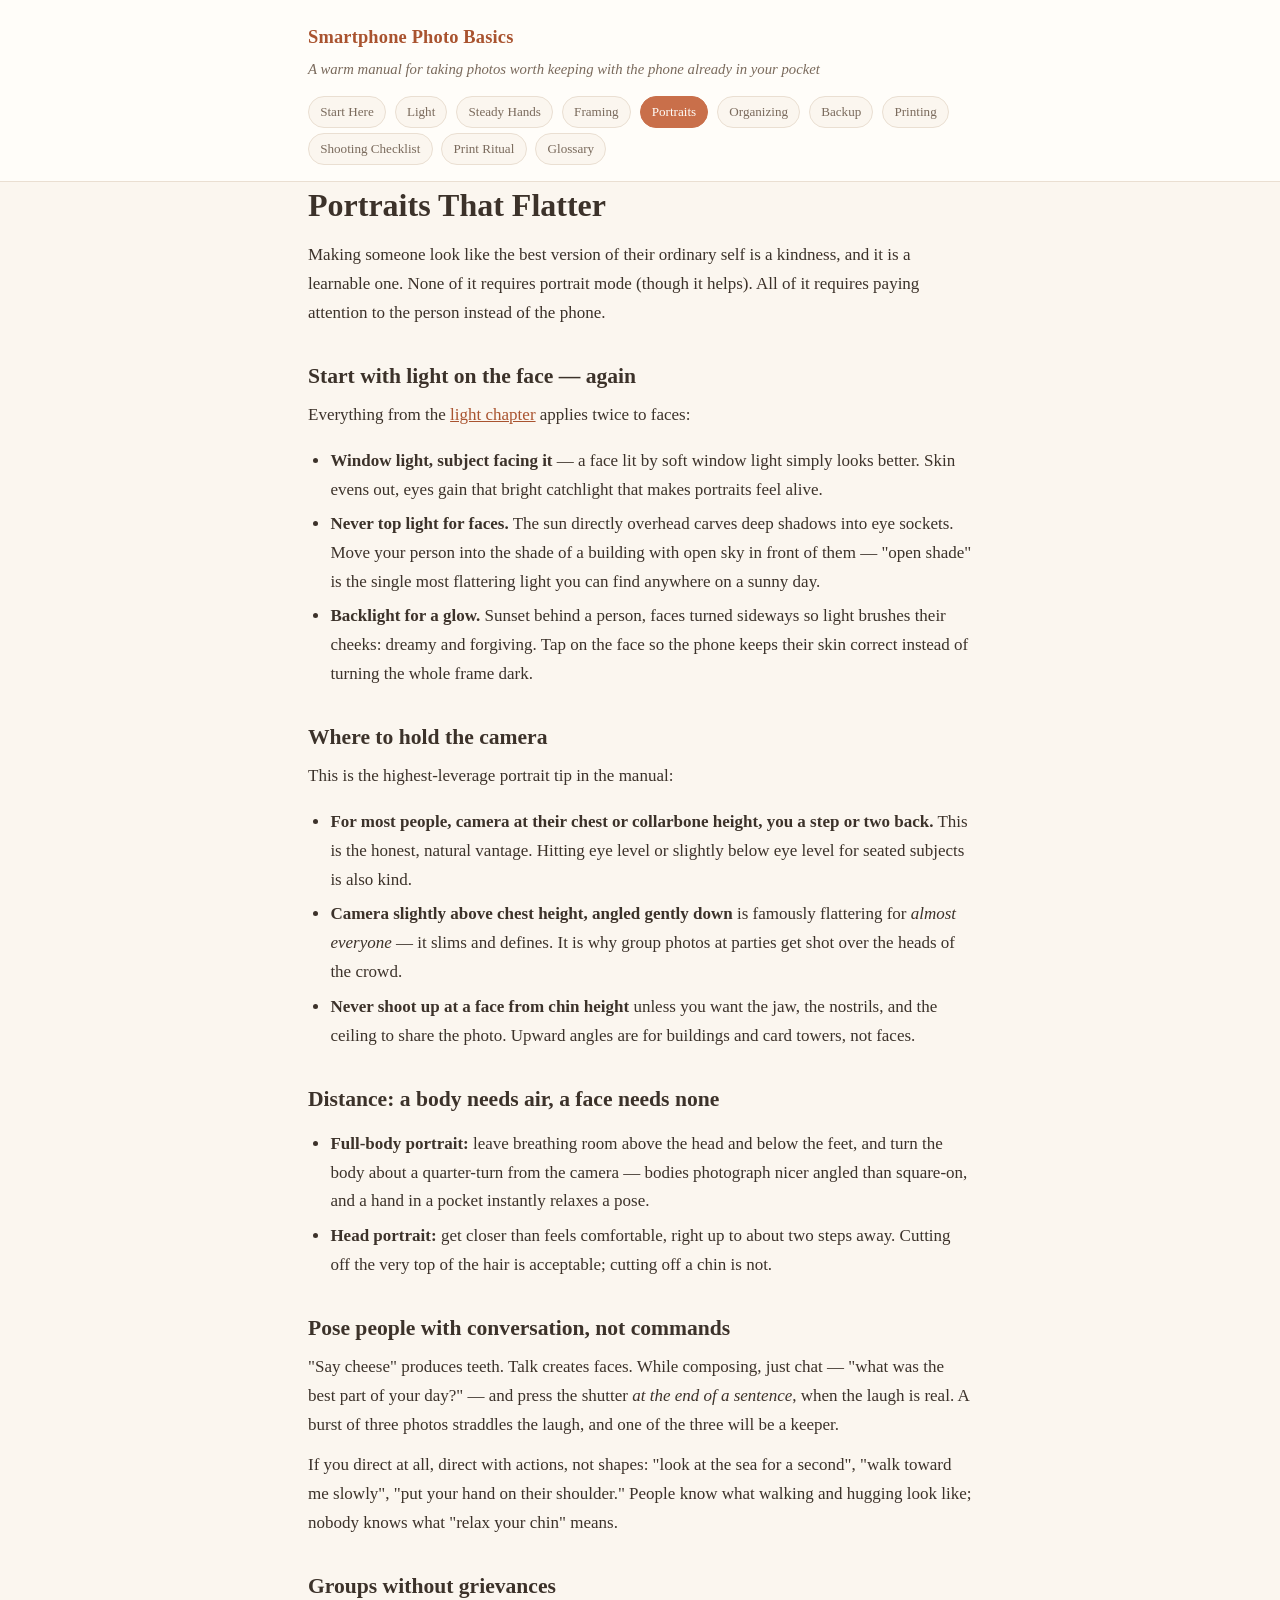
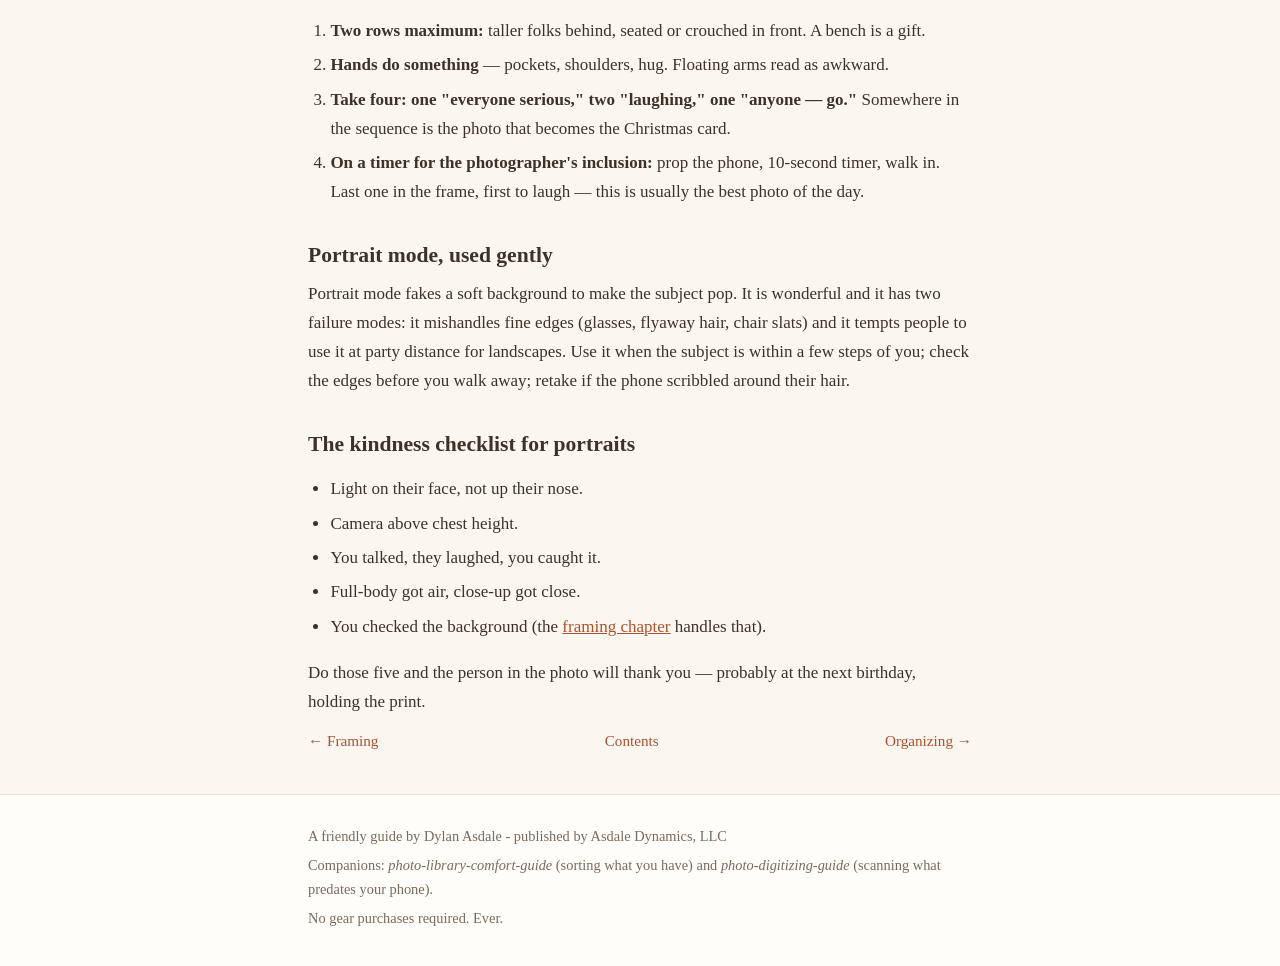
<file: site/04-portraits-that-flatter.html>
<!DOCTYPE html>
<html lang="en">
<head>
<meta charset="utf-8">
<meta name="viewport" content="width=device-width, initial-scale=1">
<meta name="description" content="Chest height, real laughter, light on the face.">
<title>Portraits That Flatter | Smartphone Photo Basics</title>
<link rel="icon" type="image/svg+xml" href="favicon.svg">
<link rel="stylesheet" href="styles.css">
</head>
<body>
<header class="site-header">
  <div class="wrap">
    <p class="brand"><a href="index.html">Smartphone Photo Basics</a></p>
    <p class="tagline">A warm manual for taking photos worth keeping with the phone already in your pocket</p>
    <nav class="chapters"><a href="00-start-here.html" class="">Start Here</a><a href="01-light-without-jargon.html" class="">Light</a><a href="02-steady-hands.html" class="">Steady Hands</a><a href="03-framing-rules-you-can-bend.html" class="">Framing</a><a href="04-portraits-that-flatter.html" class="active">Portraits</a><a href="05-organizing-as-you-shoot.html" class="">Organizing</a><a href="06-backup-without-worry.html" class="">Backup</a><a href="07-printing-favorites.html" class="">Printing</a><a href="shooting-checklist.html" class="">Shooting Checklist</a><a href="monthly-print-ritual.html" class="">Print Ritual</a><a href="glossary.html" class="">Glossary</a></nav>
  </div>
</header>
<main class="wrap">
<h1 id="portraits-that-flatter">Portraits That Flatter</h1>
<p>Making someone look like the best version of their ordinary self is a kindness, and it is a learnable one. None of it requires portrait mode (though it helps). All of it requires paying attention to the person instead of the phone.</p>
<h2 id="start-with-light-on-the-face-again">Start with light on the face — again</h2>
<p>Everything from the <a href="01-light-without-jargon.html">light chapter</a> applies twice to faces:</p>
<ul>
<li><strong>Window light, subject facing it</strong> — a face lit by soft window light simply looks better. Skin evens out, eyes gain that bright catchlight that makes portraits feel alive.</li>
<li><strong>Never top light for faces.</strong> The sun directly overhead carves deep shadows into eye sockets. Move your person into the shade of a building with open sky in front of them — &quot;open shade&quot; is the single most flattering light you can find anywhere on a sunny day.</li>
<li><strong>Backlight for a glow.</strong> Sunset behind a person, faces turned sideways so light brushes their cheeks: dreamy and forgiving. Tap on the face so the phone keeps their skin correct instead of turning the whole frame dark.</li>
</ul>
<h2 id="where-to-hold-the-camera">Where to hold the camera</h2>
<p>This is the highest-leverage portrait tip in the manual:</p>
<ul>
<li><strong>For most people, camera at their chest or collarbone height, you a step or two back.</strong> This is the honest, natural vantage. Hitting eye level or slightly below eye level for seated subjects is also kind.</li>
<li><strong>Camera slightly above chest height, angled gently down</strong> is famously flattering for <em>almost everyone</em> — it slims and defines. It is why group photos at parties get shot over the heads of the crowd.</li>
<li><strong>Never shoot up at a face from chin height</strong> unless you want the jaw, the nostrils, and the ceiling to share the photo. Upward angles are for buildings and card towers, not faces.</li>
</ul>
<h2 id="distance-a-body-needs-air-a-face-needs-none">Distance: a body needs air, a face needs none</h2>
<ul>
<li><strong>Full-body portrait:</strong> leave breathing room above the head and below the feet, and turn the body about a quarter-turn from the camera — bodies photograph nicer angled than square-on, and a hand in a pocket instantly relaxes a pose.</li>
<li><strong>Head portrait:</strong> get closer than feels comfortable, right up to about two steps away. Cutting off the very top of the hair is acceptable; cutting off a chin is not.</li>
</ul>
<h2 id="pose-people-with-conversation-not-commands">Pose people with conversation, not commands</h2>
<p>&quot;Say cheese&quot; produces teeth. Talk creates faces. While composing, just chat — &quot;what was the best part of your day?&quot; — and press the shutter <em>at the end of a sentence</em>, when the laugh is real. A burst of three photos straddles the laugh, and one of the three will be a keeper.</p>
<p>If you direct at all, direct with actions, not shapes: &quot;look at the sea for a second&quot;, &quot;walk toward me slowly&quot;, &quot;put your hand on their shoulder.&quot; People know what walking and hugging look like; nobody knows what &quot;relax your chin&quot; means.</p>
<h2 id="groups-without-grievances">Groups without grievances</h2>
<ol>
<li><strong>Two rows maximum:</strong> taller folks behind, seated or crouched in front. A bench is a gift.</li>
<li><strong>Hands do something</strong> — pockets, shoulders, hug. Floating arms read as awkward.</li>
<li><strong>Take four: one &quot;everyone serious,&quot; two &quot;laughing,&quot; one &quot;anyone — go.&quot;</strong> Somewhere in the sequence is the photo that becomes the Christmas card.</li>
<li><strong>On a timer for the photographer&#x27;s inclusion:</strong> prop the phone, 10-second timer, walk in. Last one in the frame, first to laugh — this is usually the best photo of the day.</li>
</ol>
<h2 id="portrait-mode-used-gently">Portrait mode, used gently</h2>
<p>Portrait mode fakes a soft background to make the subject pop. It is wonderful and it has two failure modes: it mishandles fine edges (glasses, flyaway hair, chair slats) and it tempts people to use it at party distance for landscapes. Use it when the subject is within a few steps of you; check the edges before you walk away; retake if the phone scribbled around their hair.</p>
<h2 id="the-kindness-checklist-for-portraits">The kindness checklist for portraits</h2>
<ul>
<li>Light on their face, not up their nose.</li>
<li>Camera above chest height.</li>
<li>You talked, they laughed, you caught it.</li>
<li>Full-body got air, close-up got close.</li>
<li>You checked the background (the <a href="03-framing-rules-you-can-bend.html">framing chapter</a> handles that).</li>
</ul>
<p>Do those five and the person in the photo will thank you — probably at the next birthday, holding the print.</p>
</main>
<nav class="pager wrap"><a class="prev" href="03-framing-rules-you-can-bend.html">← Framing</a><a href="index.html">Contents</a><a class="next" href="05-organizing-as-you-shoot.html">Organizing →</a></nav>
<footer>
  <div class="wrap">
    <p>A friendly guide by Dylan Asdale - published by Asdale Dynamics, LLC</p>
    <p>Companions: <em>photo-library-comfort-guide</em> (sorting what you have) and
    <em>photo-digitizing-guide</em> (scanning what predates your phone).</p>
    <p>No gear purchases required. Ever.</p>
  </div>
</footer>
</body>
</html>
</file>
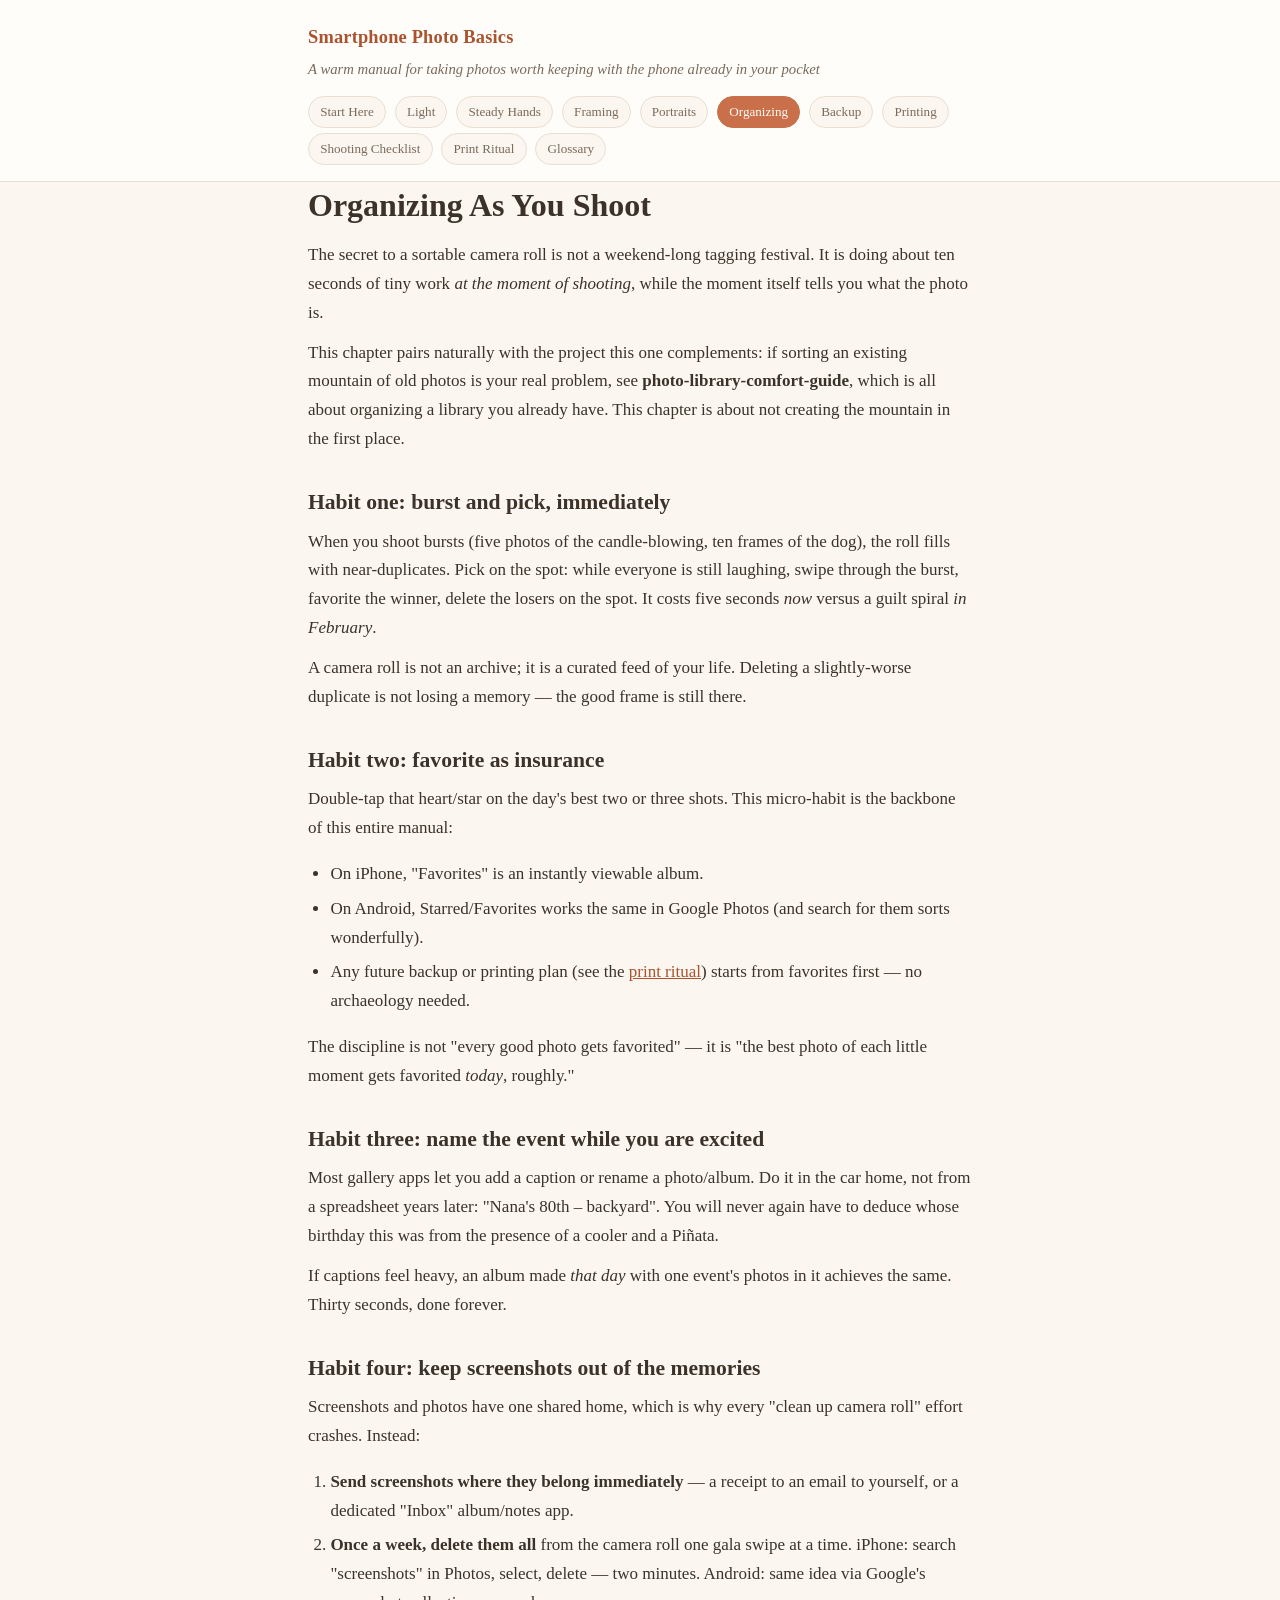
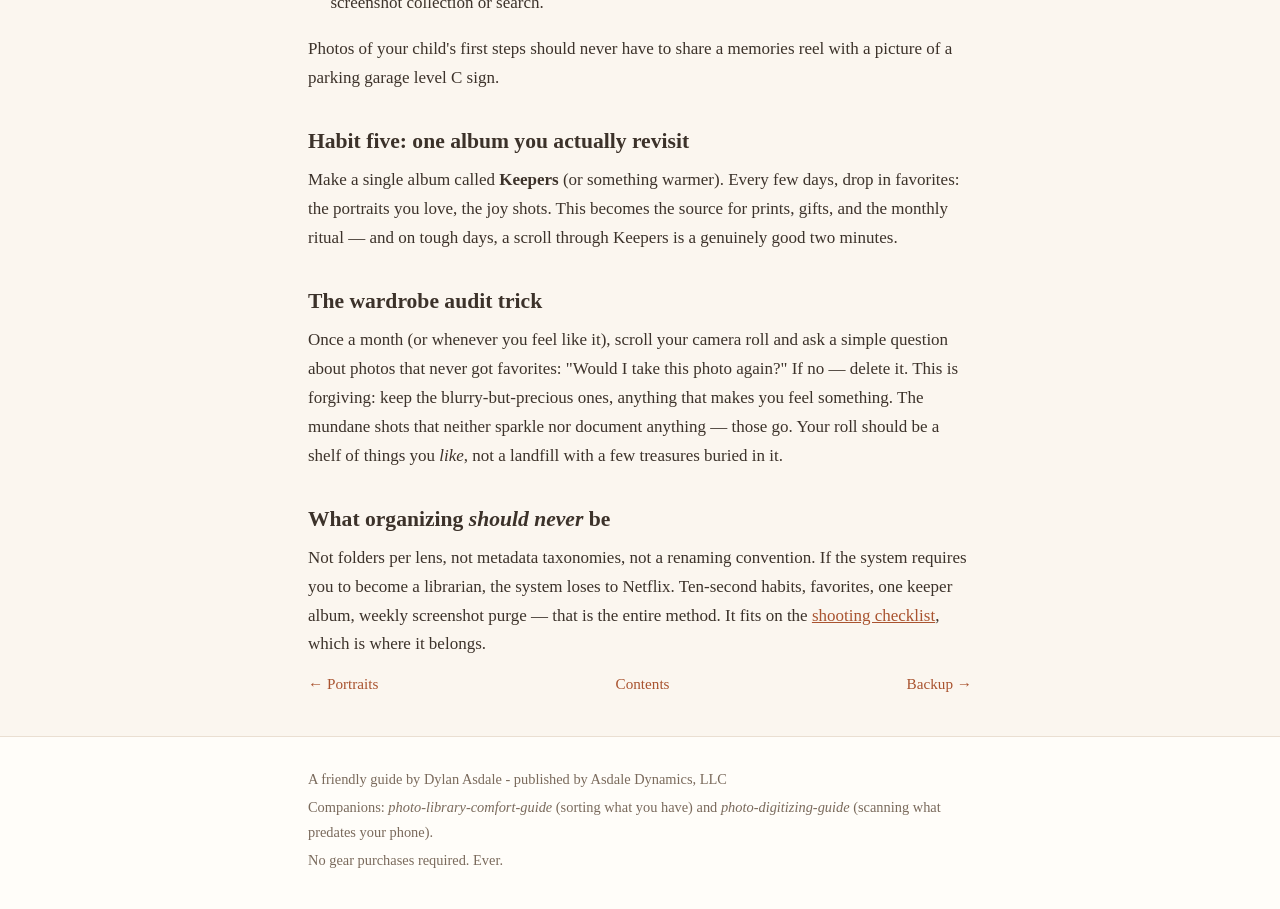
<file: site/05-organizing-as-you-shoot.html>
<!DOCTYPE html>
<html lang="en">
<head>
<meta charset="utf-8">
<meta name="viewport" content="width=device-width, initial-scale=1">
<meta name="description" content="Ten-second habits that make sorting later almost unnecessary.">
<title>Organizing As You Shoot | Smartphone Photo Basics</title>
<link rel="icon" type="image/svg+xml" href="favicon.svg">
<link rel="stylesheet" href="styles.css">
</head>
<body>
<header class="site-header">
  <div class="wrap">
    <p class="brand"><a href="index.html">Smartphone Photo Basics</a></p>
    <p class="tagline">A warm manual for taking photos worth keeping with the phone already in your pocket</p>
    <nav class="chapters"><a href="00-start-here.html" class="">Start Here</a><a href="01-light-without-jargon.html" class="">Light</a><a href="02-steady-hands.html" class="">Steady Hands</a><a href="03-framing-rules-you-can-bend.html" class="">Framing</a><a href="04-portraits-that-flatter.html" class="">Portraits</a><a href="05-organizing-as-you-shoot.html" class="active">Organizing</a><a href="06-backup-without-worry.html" class="">Backup</a><a href="07-printing-favorites.html" class="">Printing</a><a href="shooting-checklist.html" class="">Shooting Checklist</a><a href="monthly-print-ritual.html" class="">Print Ritual</a><a href="glossary.html" class="">Glossary</a></nav>
  </div>
</header>
<main class="wrap">
<h1 id="organizing-as-you-shoot">Organizing As You Shoot</h1>
<p>The secret to a sortable camera roll is not a weekend-long tagging festival. It is doing about ten seconds of tiny work <em>at the moment of shooting</em>, while the moment itself tells you what the photo is.</p>
<p>This chapter pairs naturally with the project this one complements: if sorting an existing mountain of old photos is your real problem, see <strong>photo-library-comfort-guide</strong>, which is all about organizing a library you already have. This chapter is about not creating the mountain in the first place.</p>
<h2 id="habit-one-burst-and-pick-immediately">Habit one: burst and pick, immediately</h2>
<p>When you shoot bursts (five photos of the candle-blowing, ten frames of the dog), the roll fills with near-duplicates. Pick on the spot: while everyone is still laughing, swipe through the burst, favorite the winner, delete the losers on the spot. It costs five seconds <em>now</em> versus a guilt spiral <em>in February</em>.</p>
<p>A camera roll is not an archive; it is a curated feed of your life. Deleting a slightly-worse duplicate is not losing a memory — the good frame is still there.</p>
<h2 id="habit-two-favorite-as-insurance">Habit two: favorite as insurance</h2>
<p>Double-tap that heart/star on the day&#x27;s best two or three shots. This micro-habit is the backbone of this entire manual:</p>
<ul>
<li>On iPhone, &quot;Favorites&quot; is an instantly viewable album.</li>
<li>On Android, Starred/Favorites works the same in Google Photos (and search for them sorts wonderfully).</li>
<li>Any future backup or printing plan (see the <a href="monthly-print-ritual.html">print ritual</a>) starts from favorites first — no archaeology needed.</li>
</ul>
<p>The discipline is not &quot;every good photo gets favorited&quot; — it is &quot;the best photo of each little moment gets favorited <em>today</em>, roughly.&quot;</p>
<h2 id="habit-three-name-the-event-while-you-are-excited">Habit three: name the event while you are excited</h2>
<p>Most gallery apps let you add a caption or rename a photo/album. Do it in the car home, not from a spreadsheet years later: &quot;Nana&#x27;s 80th – backyard&quot;. You will never again have to deduce whose birthday this was from the presence of a cooler and a Piñata.</p>
<p>If captions feel heavy, an album made <em>that day</em> with one event&#x27;s photos in it achieves the same. Thirty seconds, done forever.</p>
<h2 id="habit-four-keep-screenshots-out-of-the-memories">Habit four: keep screenshots out of the memories</h2>
<p>Screenshots and photos have one shared home, which is why every &quot;clean up camera roll&quot; effort crashes. Instead:</p>
<ol>
<li><strong>Send screenshots where they belong immediately</strong> — a receipt to an email to yourself, or a dedicated &quot;Inbox&quot; album/notes app.</li>
<li><strong>Once a week, delete them all</strong> from the camera roll one gala swipe at a time. iPhone: search &quot;screenshots&quot; in Photos, select, delete — two minutes. Android: same idea via Google&#x27;s screenshot collection or search.</li>
</ol>
<p>Photos of your child&#x27;s first steps should never have to share a memories reel with a picture of a parking garage level C sign.</p>
<h2 id="habit-five-one-album-you-actually-revisit">Habit five: one album you actually revisit</h2>
<p>Make a single album called <strong>Keepers</strong> (or something warmer). Every few days, drop in favorites: the portraits you love, the joy shots. This becomes the source for prints, gifts, and the monthly ritual — and on tough days, a scroll through Keepers is a genuinely good two minutes.</p>
<h2 id="the-wardrobe-audit-trick">The wardrobe audit trick</h2>
<p>Once a month (or whenever you feel like it), scroll your camera roll and ask a simple question about photos that never got favorites: &quot;Would I take this photo again?&quot; If no — delete it. This is forgiving: keep the blurry-but-precious ones, anything that makes you feel something. The mundane shots that neither sparkle nor document anything — those go. Your roll should be a shelf of things you <em>like</em>, not a landfill with a few treasures buried in it.</p>
<h2 id="what-organizing-should-never-be">What organizing <em>should never</em> be</h2>
<p>Not folders per lens, not metadata taxonomies, not a renaming convention. If the system requires you to become a librarian, the system loses to Netflix. Ten-second habits, favorites, one keeper album, weekly screenshot purge — that is the entire method. It fits on the <a href="shooting-checklist.html">shooting checklist</a>, which is where it belongs.</p>
</main>
<nav class="pager wrap"><a class="prev" href="04-portraits-that-flatter.html">← Portraits</a><a href="index.html">Contents</a><a class="next" href="06-backup-without-worry.html">Backup →</a></nav>
<footer>
  <div class="wrap">
    <p>A friendly guide by Dylan Asdale - published by Asdale Dynamics, LLC</p>
    <p>Companions: <em>photo-library-comfort-guide</em> (sorting what you have) and
    <em>photo-digitizing-guide</em> (scanning what predates your phone).</p>
    <p>No gear purchases required. Ever.</p>
  </div>
</footer>
</body>
</html>
</file>
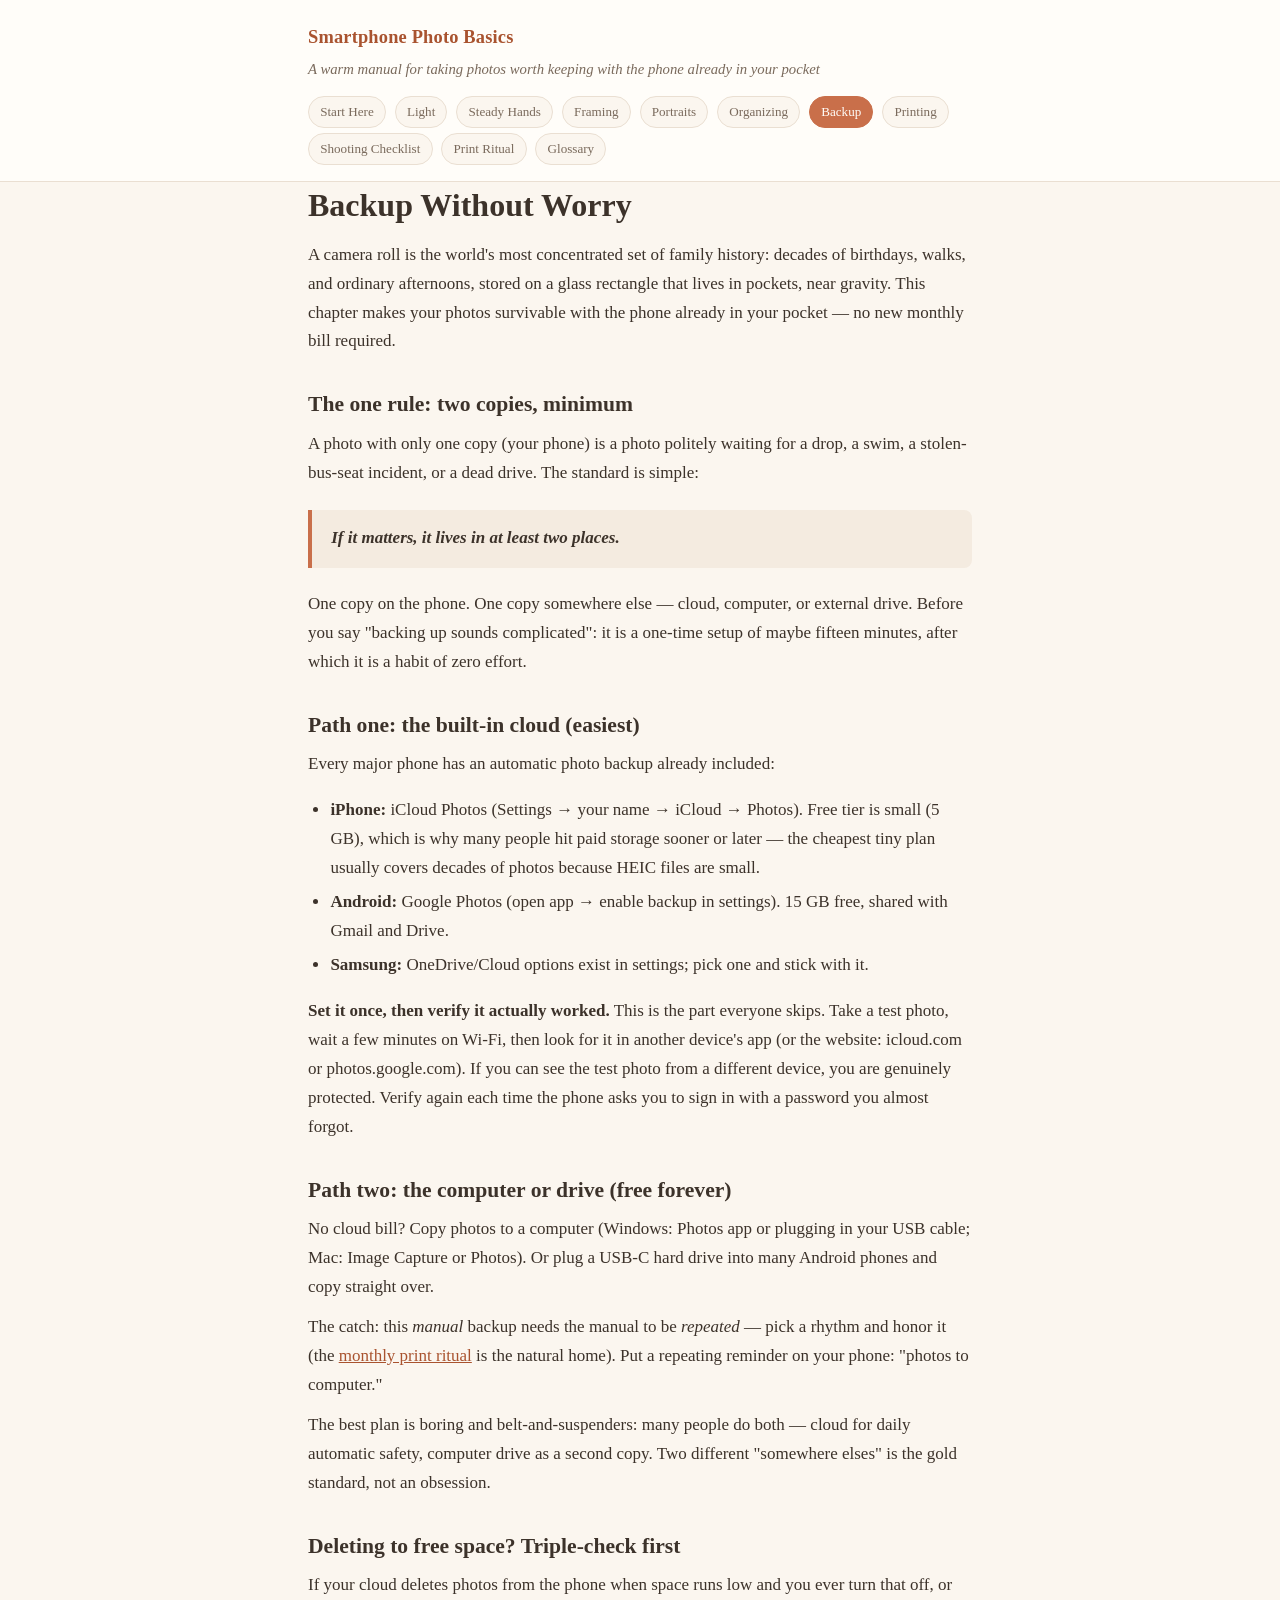
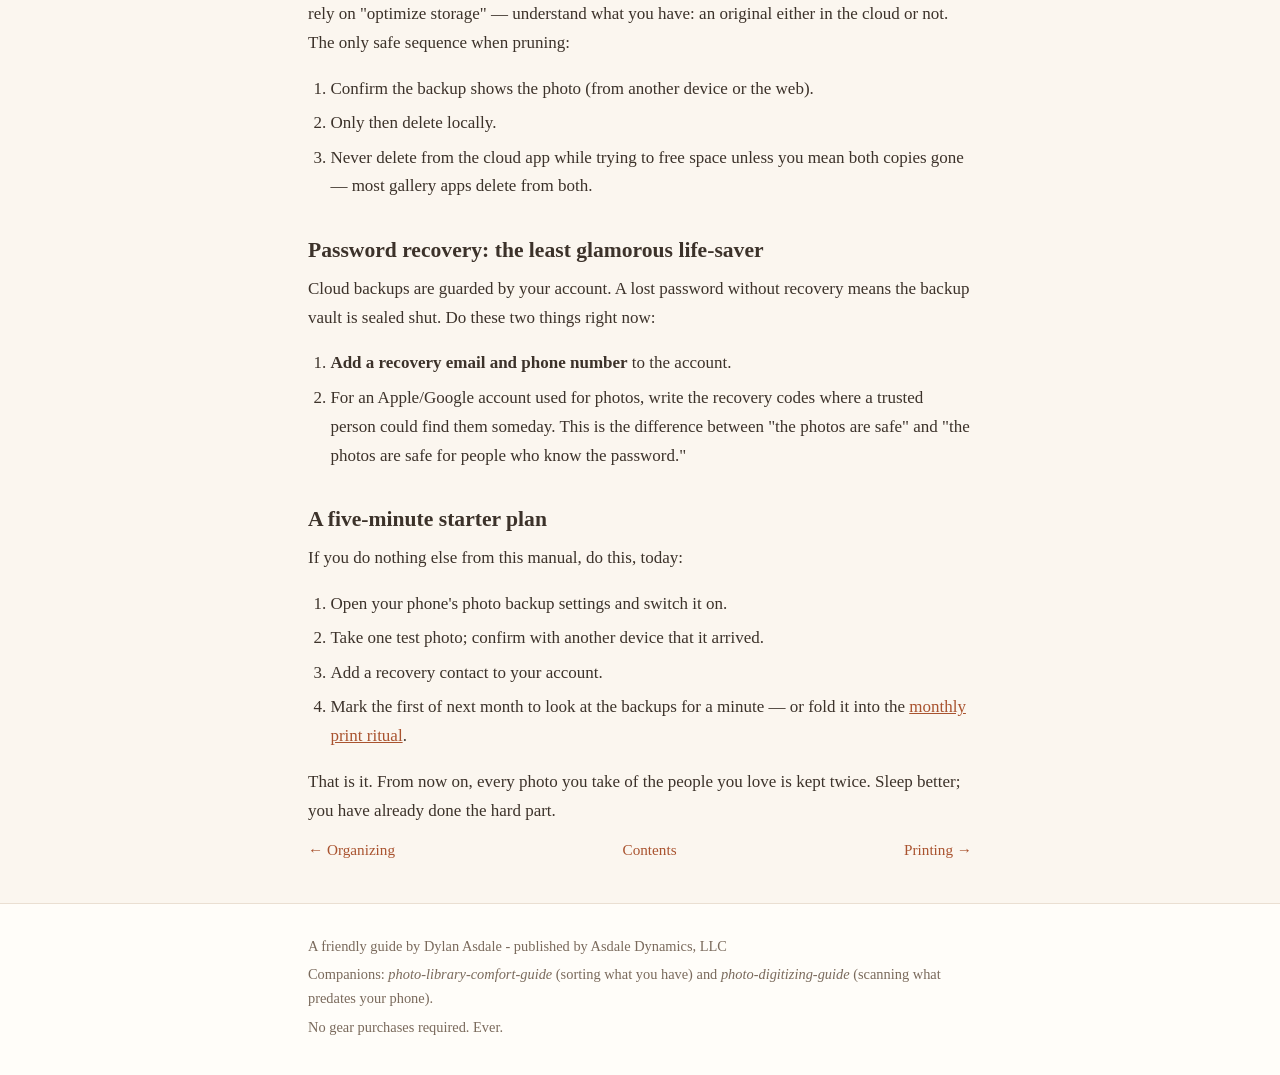
<file: site/06-backup-without-worry.html>
<!DOCTYPE html>
<html lang="en">
<head>
<meta charset="utf-8">
<meta name="viewport" content="width=device-width, initial-scale=1">
<meta name="description" content="Two copies of every photo that matters, set up once in minutes.">
<title>Backup Without Worry | Smartphone Photo Basics</title>
<link rel="icon" type="image/svg+xml" href="favicon.svg">
<link rel="stylesheet" href="styles.css">
</head>
<body>
<header class="site-header">
  <div class="wrap">
    <p class="brand"><a href="index.html">Smartphone Photo Basics</a></p>
    <p class="tagline">A warm manual for taking photos worth keeping with the phone already in your pocket</p>
    <nav class="chapters"><a href="00-start-here.html" class="">Start Here</a><a href="01-light-without-jargon.html" class="">Light</a><a href="02-steady-hands.html" class="">Steady Hands</a><a href="03-framing-rules-you-can-bend.html" class="">Framing</a><a href="04-portraits-that-flatter.html" class="">Portraits</a><a href="05-organizing-as-you-shoot.html" class="">Organizing</a><a href="06-backup-without-worry.html" class="active">Backup</a><a href="07-printing-favorites.html" class="">Printing</a><a href="shooting-checklist.html" class="">Shooting Checklist</a><a href="monthly-print-ritual.html" class="">Print Ritual</a><a href="glossary.html" class="">Glossary</a></nav>
  </div>
</header>
<main class="wrap">
<h1 id="backup-without-worry">Backup Without Worry</h1>
<p>A camera roll is the world&#x27;s most concentrated set of family history: decades of birthdays, walks, and ordinary afternoons, stored on a glass rectangle that lives in pockets, near gravity. This chapter makes your photos survivable with the phone already in your pocket — no new monthly bill required.</p>
<h2 id="the-one-rule-two-copies-minimum">The one rule: two copies, minimum</h2>
<p>A photo with only one copy (your phone) is a photo politely waiting for a drop, a swim, a stolen-bus-seat incident, or a dead drive. The standard is simple:</p>
<blockquote><p><strong>If it matters, it lives in at least two places.</strong></p></blockquote>
<p>One copy on the phone. One copy somewhere else — cloud, computer, or external drive. Before you say &quot;backing up sounds complicated&quot;: it is a one-time setup of maybe fifteen minutes, after which it is a habit of zero effort.</p>
<h2 id="path-one-the-built-in-cloud-easiest">Path one: the built-in cloud (easiest)</h2>
<p>Every major phone has an automatic photo backup already included:</p>
<ul>
<li><strong>iPhone:</strong> iCloud Photos (Settings → your name → iCloud → Photos). Free tier is small (5 GB), which is why many people hit paid storage sooner or later — the cheapest tiny plan usually covers decades of photos because HEIC files are small.</li>
<li><strong>Android:</strong> Google Photos (open app → enable backup in settings). 15 GB free, shared with Gmail and Drive.</li>
<li><strong>Samsung:</strong> OneDrive/Cloud options exist in settings; pick one and stick with it.</li>
</ul>
<p><strong>Set it once, then verify it actually worked.</strong> This is the part everyone skips. Take a test photo, wait a few minutes on Wi-Fi, then look for it in another device&#x27;s app (or the website: icloud.com or photos.google.com). If you can see the test photo from a different device, you are genuinely protected. Verify again each time the phone asks you to sign in with a password you almost forgot.</p>
<h2 id="path-two-the-computer-or-drive-free-forever">Path two: the computer or drive (free forever)</h2>
<p>No cloud bill? Copy photos to a computer (Windows: Photos app or plugging in your USB cable; Mac: Image Capture or Photos). Or plug a USB-C hard drive into many Android phones and copy straight over.</p>
<p>The catch: this <em>manual</em> backup needs the manual to be <em>repeated</em> — pick a rhythm and honor it (the <a href="monthly-print-ritual.html">monthly print ritual</a> is the natural home). Put a repeating reminder on your phone: &quot;photos to computer.&quot;</p>
<p>The best plan is boring and belt-and-suspenders: many people do both — cloud for daily automatic safety, computer drive as a second copy. Two different &quot;somewhere elses&quot; is the gold standard, not an obsession.</p>
<h2 id="deleting-to-free-space-triple-check-first">Deleting to free space? Triple-check first</h2>
<p>If your cloud deletes photos from the phone when space runs low and you ever turn that off, or rely on &quot;optimize storage&quot; — understand what you have: an original either in the cloud or not. The only safe sequence when pruning:</p>
<ol>
<li>Confirm the backup shows the photo (from another device or the web).</li>
<li>Only then delete locally.</li>
<li>Never delete from the cloud app while trying to free space unless you mean both copies gone — most gallery apps delete from both.</li>
</ol>
<h2 id="password-recovery-the-least-glamorous-life-saver">Password recovery: the least glamorous life-saver</h2>
<p>Cloud backups are guarded by your account. A lost password without recovery means the backup vault is sealed shut. Do these two things right now:</p>
<ol>
<li><strong>Add a recovery email and phone number</strong> to the account.</li>
<li>For an Apple/Google account used for photos, write the recovery codes where a trusted person could find them someday. This is the difference between &quot;the photos are safe&quot; and &quot;the photos are safe for people who know the password.&quot;</li>
</ol>
<h2 id="a-five-minute-starter-plan">A five-minute starter plan</h2>
<p>If you do nothing else from this manual, do this, today:</p>
<ol>
<li>Open your phone&#x27;s photo backup settings and switch it on.</li>
<li>Take one test photo; confirm with another device that it arrived.</li>
<li>Add a recovery contact to your account.</li>
<li>Mark the first of next month to look at the backups for a minute — or fold it into the <a href="monthly-print-ritual.html">monthly print ritual</a>.</li>
</ol>
<p>That is it. From now on, every photo you take of the people you love is kept twice. Sleep better; you have already done the hard part.</p>
</main>
<nav class="pager wrap"><a class="prev" href="05-organizing-as-you-shoot.html">← Organizing</a><a href="index.html">Contents</a><a class="next" href="07-printing-favorites.html">Printing →</a></nav>
<footer>
  <div class="wrap">
    <p>A friendly guide by Dylan Asdale - published by Asdale Dynamics, LLC</p>
    <p>Companions: <em>photo-library-comfort-guide</em> (sorting what you have) and
    <em>photo-digitizing-guide</em> (scanning what predates your phone).</p>
    <p>No gear purchases required. Ever.</p>
  </div>
</footer>
</body>
</html>
</file>
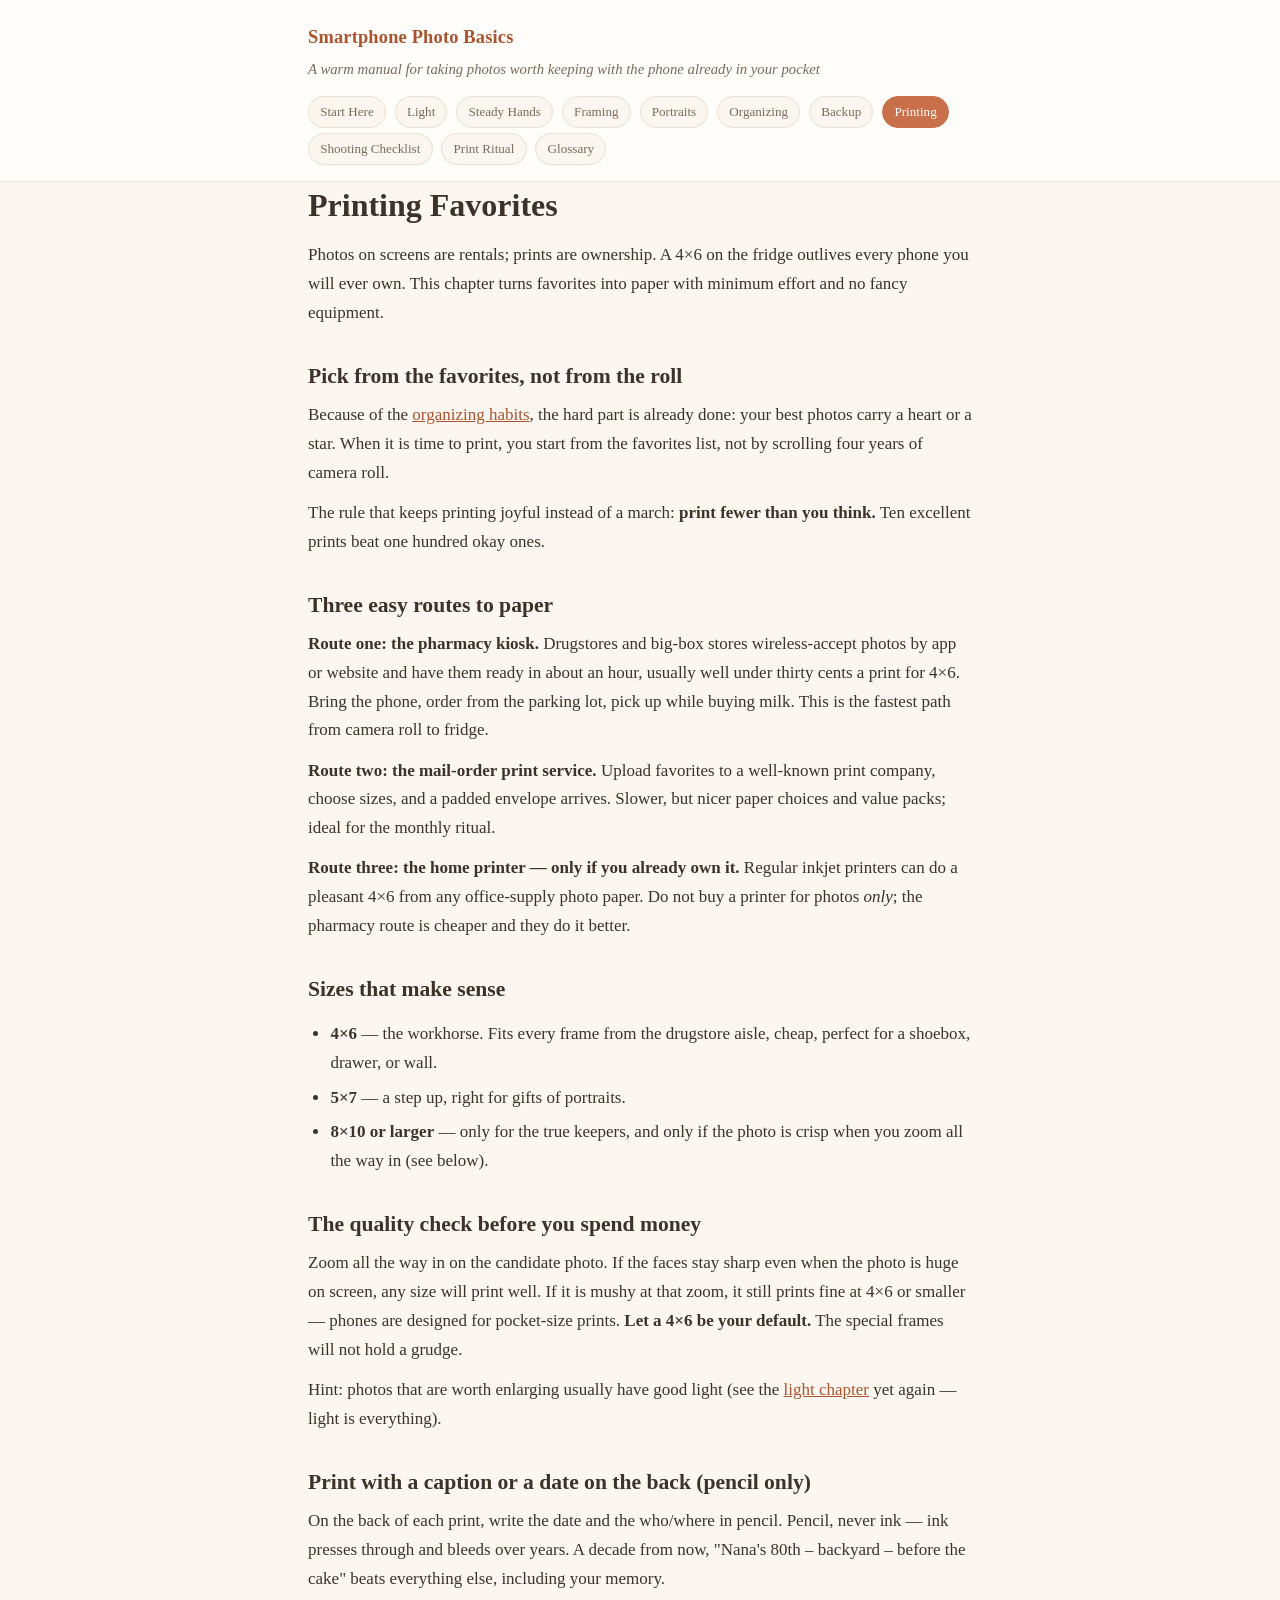
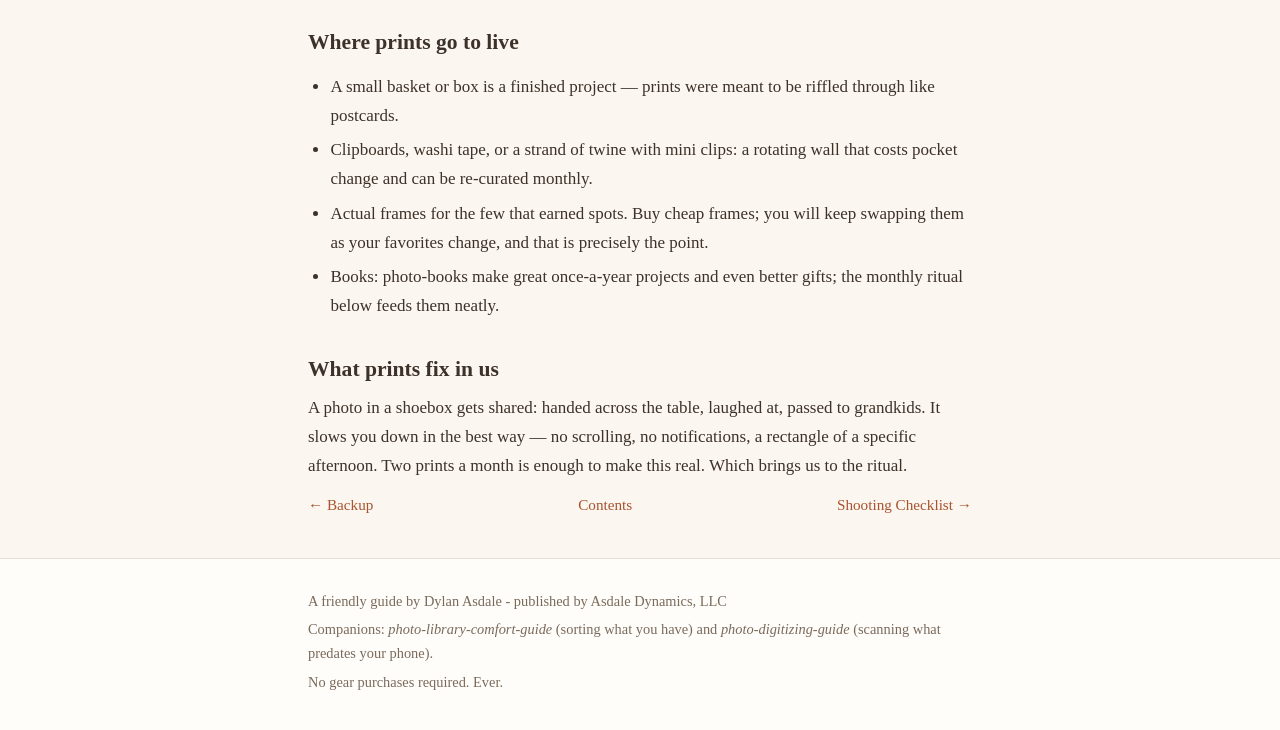
<file: site/07-printing-favorites.html>
<!DOCTYPE html>
<html lang="en">
<head>
<meta charset="utf-8">
<meta name="viewport" content="width=device-width, initial-scale=1">
<meta name="description" content="From camera roll to fridge door, three easy routes to paper.">
<title>Printing Favorites | Smartphone Photo Basics</title>
<link rel="icon" type="image/svg+xml" href="favicon.svg">
<link rel="stylesheet" href="styles.css">
</head>
<body>
<header class="site-header">
  <div class="wrap">
    <p class="brand"><a href="index.html">Smartphone Photo Basics</a></p>
    <p class="tagline">A warm manual for taking photos worth keeping with the phone already in your pocket</p>
    <nav class="chapters"><a href="00-start-here.html" class="">Start Here</a><a href="01-light-without-jargon.html" class="">Light</a><a href="02-steady-hands.html" class="">Steady Hands</a><a href="03-framing-rules-you-can-bend.html" class="">Framing</a><a href="04-portraits-that-flatter.html" class="">Portraits</a><a href="05-organizing-as-you-shoot.html" class="">Organizing</a><a href="06-backup-without-worry.html" class="">Backup</a><a href="07-printing-favorites.html" class="active">Printing</a><a href="shooting-checklist.html" class="">Shooting Checklist</a><a href="monthly-print-ritual.html" class="">Print Ritual</a><a href="glossary.html" class="">Glossary</a></nav>
  </div>
</header>
<main class="wrap">
<h1 id="printing-favorites">Printing Favorites</h1>
<p>Photos on screens are rentals; prints are ownership. A 4×6 on the fridge outlives every phone you will ever own. This chapter turns favorites into paper with minimum effort and no fancy equipment.</p>
<h2 id="pick-from-the-favorites-not-from-the-roll">Pick from the favorites, not from the roll</h2>
<p>Because of the <a href="05-organizing-as-you-shoot.html">organizing habits</a>, the hard part is already done: your best photos carry a heart or a star. When it is time to print, you start from the favorites list, not by scrolling four years of camera roll.</p>
<p>The rule that keeps printing joyful instead of a march: <strong>print fewer than you think.</strong> Ten excellent prints beat one hundred okay ones.</p>
<h2 id="three-easy-routes-to-paper">Three easy routes to paper</h2>
<p><strong>Route one: the pharmacy kiosk.</strong> Drugstores and big-box stores wireless-accept photos by app or website and have them ready in about an hour, usually well under thirty cents a print for 4×6. Bring the phone, order from the parking lot, pick up while buying milk. This is the fastest path from camera roll to fridge.</p>
<p><strong>Route two: the mail-order print service.</strong> Upload favorites to a well-known print company, choose sizes, and a padded envelope arrives. Slower, but nicer paper choices and value packs; ideal for the monthly ritual.</p>
<p><strong>Route three: the home printer — only if you already own it.</strong> Regular inkjet printers can do a pleasant 4×6 from any office-supply photo paper. Do not buy a printer for photos <em>only</em>; the pharmacy route is cheaper and they do it better.</p>
<h2 id="sizes-that-make-sense">Sizes that make sense</h2>
<ul>
<li><strong>4×6</strong> — the workhorse. Fits every frame from the drugstore aisle, cheap, perfect for a shoebox, drawer, or wall.</li>
<li><strong>5×7</strong> — a step up, right for gifts of portraits.</li>
<li><strong>8×10 or larger</strong> — only for the true keepers, and only if the photo is crisp when you zoom all the way in (see below).</li>
</ul>
<h2 id="the-quality-check-before-you-spend-money">The quality check before you spend money</h2>
<p>Zoom all the way in on the candidate photo. If the faces stay sharp even when the photo is huge on screen, any size will print well. If it is mushy at that zoom, it still prints fine at 4×6 or smaller — phones are designed for pocket-size prints. <strong>Let a 4×6 be your default.</strong> The special frames will not hold a grudge.</p>
<p>Hint: photos that are worth enlarging usually have good light (see the <a href="01-light-without-jargon.html">light chapter</a> yet again — light is everything).</p>
<h2 id="print-with-a-caption-or-a-date-on-the-back-pencil-only">Print with a caption or a date on the back (pencil only)</h2>
<p>On the back of each print, write the date and the who/where in pencil. Pencil, never ink — ink presses through and bleeds over years. A decade from now, &quot;Nana&#x27;s 80th – backyard – before the cake&quot; beats everything else, including your memory.</p>
<h2 id="where-prints-go-to-live">Where prints go to live</h2>
<ul>
<li>A small basket or box is a finished project — prints were meant to be riffled through like postcards.</li>
<li>Clipboards, washi tape, or a strand of twine with mini clips: a rotating wall that costs pocket change and can be re-curated monthly.</li>
<li>Actual frames for the few that earned spots. Buy cheap frames; you will keep swapping them as your favorites change, and that is precisely the point.</li>
<li>Books: photo-books make great once-a-year projects and even better gifts; the monthly ritual below feeds them neatly.</li>
</ul>
<h2 id="what-prints-fix-in-us">What prints fix in us</h2>
<p>A photo in a shoebox gets shared: handed across the table, laughed at, passed to grandkids. It slows you down in the best way — no scrolling, no notifications, a rectangle of a specific afternoon. Two prints a month is enough to make this real. Which brings us to the ritual.</p>
</main>
<nav class="pager wrap"><a class="prev" href="06-backup-without-worry.html">← Backup</a><a href="index.html">Contents</a><a class="next" href="shooting-checklist.html">Shooting Checklist →</a></nav>
<footer>
  <div class="wrap">
    <p>A friendly guide by Dylan Asdale - published by Asdale Dynamics, LLC</p>
    <p>Companions: <em>photo-library-comfort-guide</em> (sorting what you have) and
    <em>photo-digitizing-guide</em> (scanning what predates your phone).</p>
    <p>No gear purchases required. Ever.</p>
  </div>
</footer>
</body>
</html>
</file>
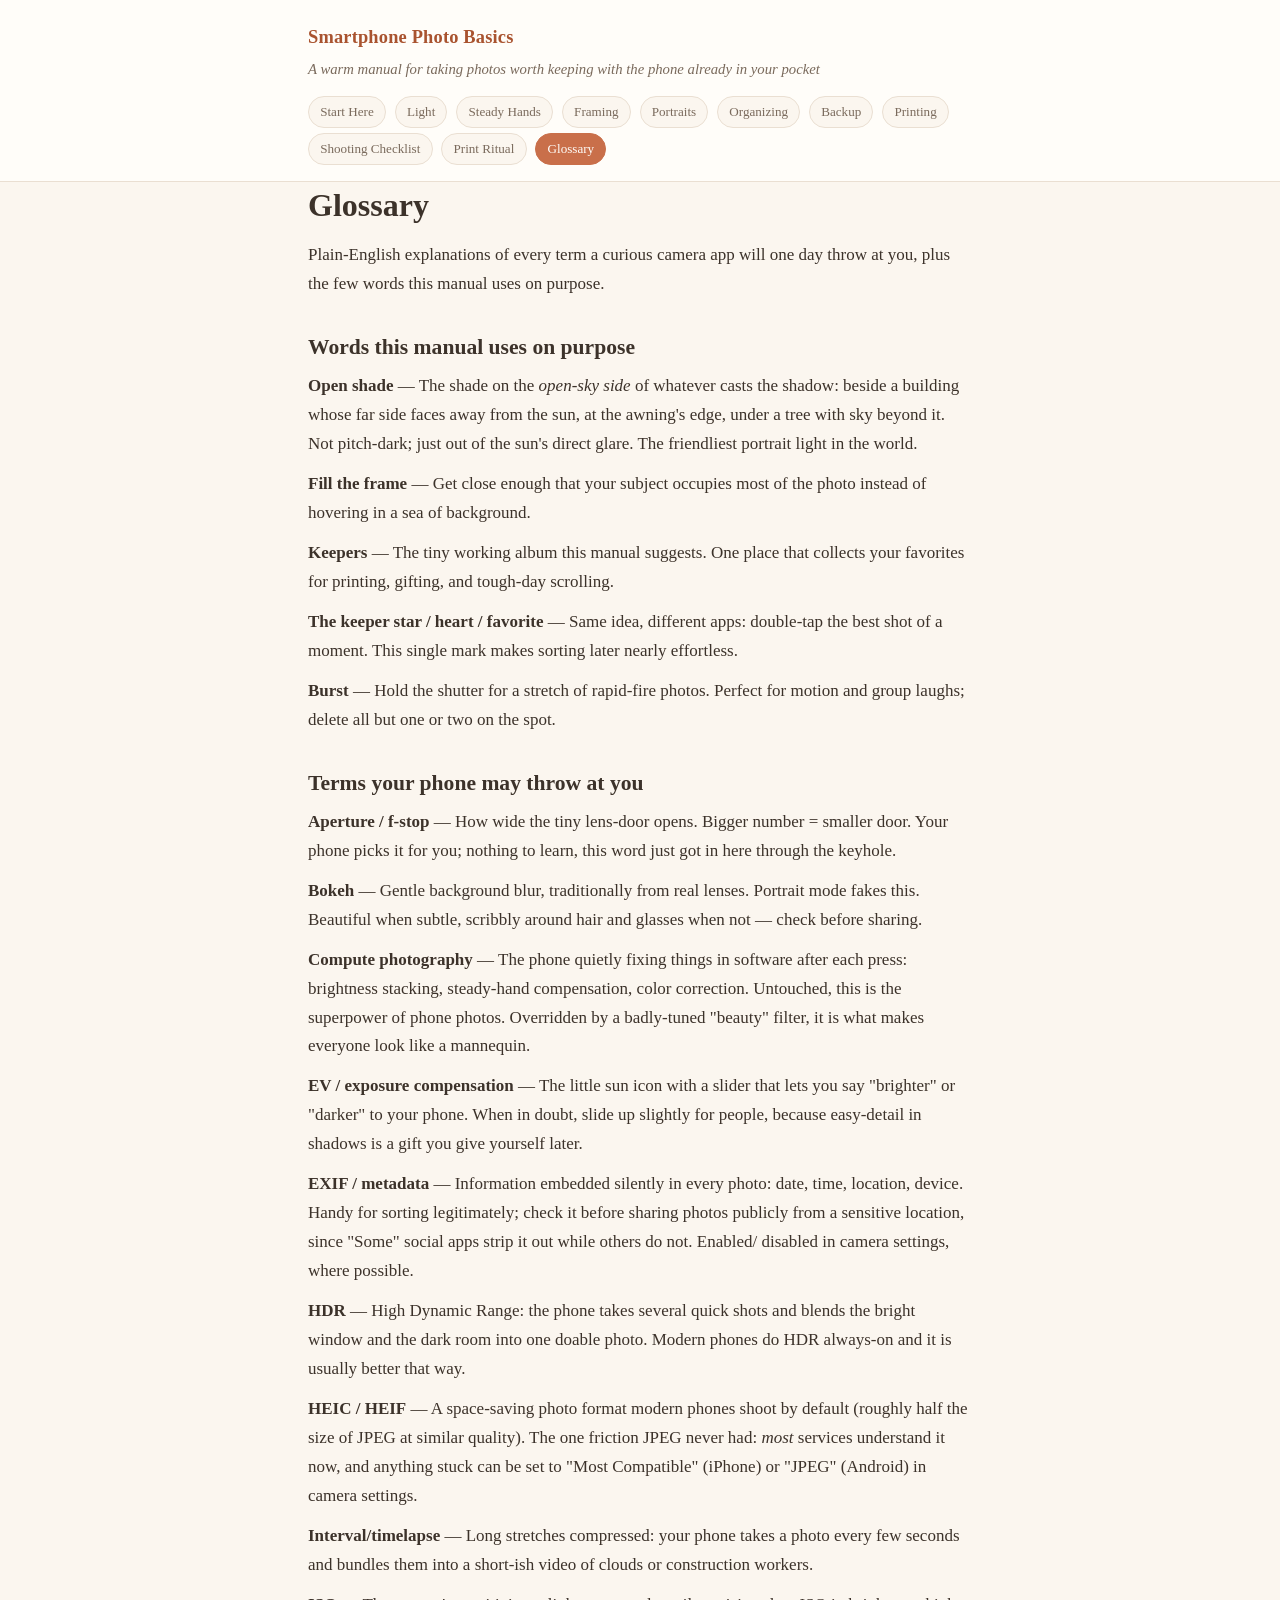
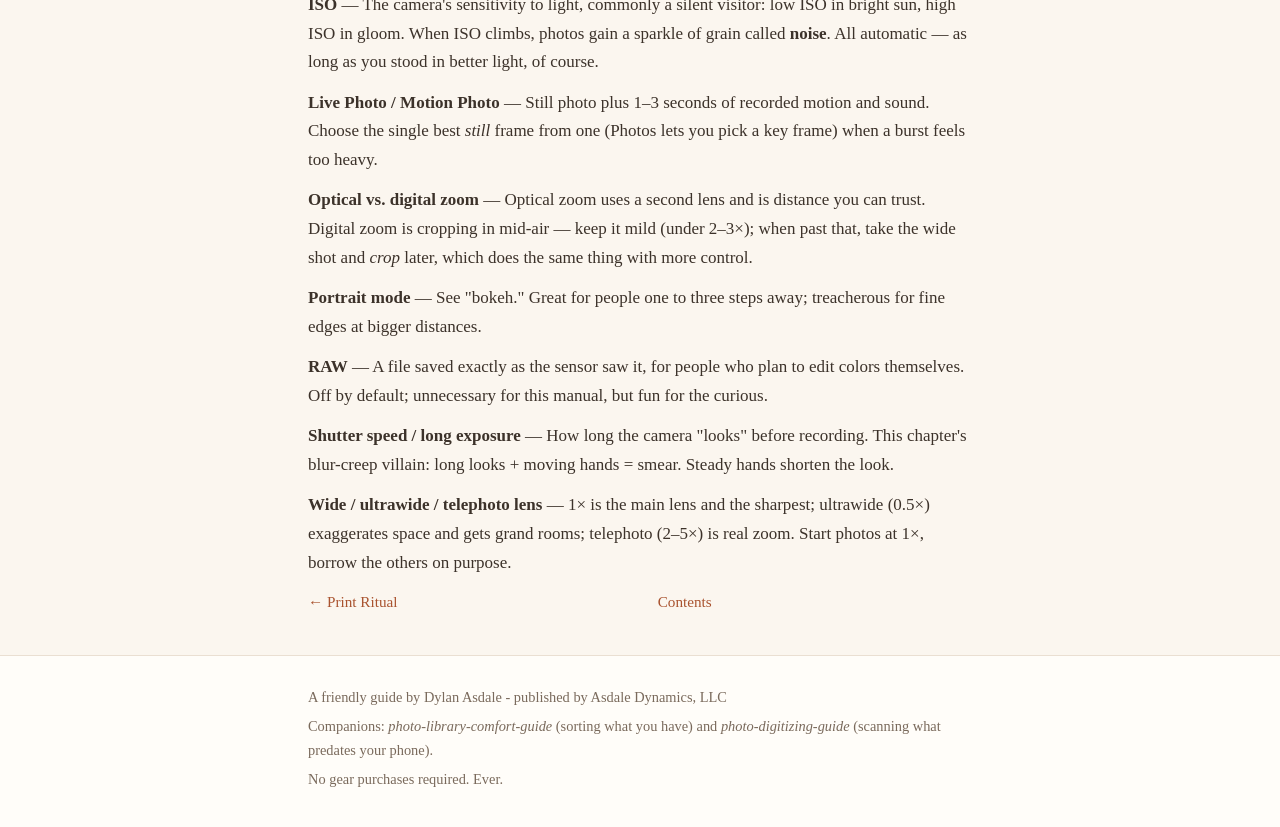
<file: site/glossary.html>
<!DOCTYPE html>
<html lang="en">
<head>
<meta charset="utf-8">
<meta name="viewport" content="width=device-width, initial-scale=1">
<meta name="description" content="Every razzle-dazzle camera term, explained like a friend would.">
<title>Glossary | Smartphone Photo Basics</title>
<link rel="icon" type="image/svg+xml" href="favicon.svg">
<link rel="stylesheet" href="styles.css">
</head>
<body>
<header class="site-header">
  <div class="wrap">
    <p class="brand"><a href="index.html">Smartphone Photo Basics</a></p>
    <p class="tagline">A warm manual for taking photos worth keeping with the phone already in your pocket</p>
    <nav class="chapters"><a href="00-start-here.html" class="">Start Here</a><a href="01-light-without-jargon.html" class="">Light</a><a href="02-steady-hands.html" class="">Steady Hands</a><a href="03-framing-rules-you-can-bend.html" class="">Framing</a><a href="04-portraits-that-flatter.html" class="">Portraits</a><a href="05-organizing-as-you-shoot.html" class="">Organizing</a><a href="06-backup-without-worry.html" class="">Backup</a><a href="07-printing-favorites.html" class="">Printing</a><a href="shooting-checklist.html" class="">Shooting Checklist</a><a href="monthly-print-ritual.html" class="">Print Ritual</a><a href="glossary.html" class="active">Glossary</a></nav>
  </div>
</header>
<main class="wrap">
<h1 id="glossary">Glossary</h1>
<p>Plain-English explanations of every term a curious camera app will one day throw at you, plus the few words this manual uses on purpose.</p>
<h2 id="words-this-manual-uses-on-purpose">Words this manual uses on purpose</h2>
<p><strong>Open shade</strong> — The shade on the <em>open-sky side</em> of whatever casts the shadow: beside a building whose far side faces away from the sun, at the awning&#x27;s edge, under a tree with sky beyond it. Not pitch-dark; just out of the sun&#x27;s direct glare. The friendliest portrait light in the world.</p>
<p><strong>Fill the frame</strong> — Get close enough that your subject occupies most of the photo instead of hovering in a sea of background.</p>
<p><strong>Keepers</strong> — The tiny working album this manual suggests. One place that collects your favorites for printing, gifting, and tough-day scrolling.</p>
<p><strong>The keeper star / heart / favorite</strong> — Same idea, different apps: double-tap the best shot of a moment. This single mark makes sorting later nearly effortless.</p>
<p><strong>Burst</strong> — Hold the shutter for a stretch of rapid-fire photos. Perfect for motion and group laughs; delete all but one or two on the spot.</p>
<h2 id="terms-your-phone-may-throw-at-you">Terms your phone may throw at you</h2>
<p><strong>Aperture / f-stop</strong> — How wide the tiny lens-door opens. Bigger number = smaller door. Your phone picks it for you; nothing to learn, this word just got in here through the keyhole.</p>
<p><strong>Bokeh</strong> — Gentle background blur, traditionally from real lenses. Portrait mode fakes this. Beautiful when subtle, scribbly around hair and glasses when not — check before sharing.</p>
<p><strong>Compute photography</strong> — The phone quietly fixing things in software after each press: brightness stacking, steady-hand compensation, color correction. Untouched, this is the superpower of phone photos. Overridden by a badly-tuned &quot;beauty&quot; filter, it is what makes everyone look like a mannequin.</p>
<p><strong>EV / exposure compensation</strong> — The little sun icon with a slider that lets you say &quot;brighter&quot; or &quot;darker&quot; to your phone. When in doubt, slide up slightly for people, because easy-detail in shadows is a gift you give yourself later.</p>
<p><strong>EXIF / metadata</strong> — Information embedded silently in every photo: date, time, location, device. Handy for sorting legitimately; check it before sharing photos publicly from a sensitive location, since &quot;Some&quot; social apps strip it out while others do not. Enabled/ disabled in camera settings, where possible.</p>
<p><strong>HDR</strong> — High Dynamic Range: the phone takes several quick shots and blends the bright window and the dark room into one doable photo. Modern phones do HDR always-on and it is usually better that way.</p>
<p><strong>HEIC / HEIF</strong> — A space-saving photo format modern phones shoot by default (roughly half the size of JPEG at similar quality). The one friction JPEG never had: <em>most</em> services understand it now, and anything stuck can be set to &quot;Most Compatible&quot; (iPhone) or &quot;JPEG&quot; (Android) in camera settings.</p>
<p><strong>Interval/timelapse</strong> — Long stretches compressed: your phone takes a photo every few seconds and bundles them into a short-ish video of clouds or construction workers.</p>
<p><strong>ISO</strong> — The camera&#x27;s sensitivity to light, commonly a silent visitor: low ISO in bright sun, high ISO in gloom. When ISO climbs, photos gain a sparkle of grain called <strong>noise</strong>. All automatic — as long as you stood in better light, of course.</p>
<p><strong>Live Photo / Motion Photo</strong> — Still photo plus 1–3 seconds of recorded motion and sound. Choose the single best <em>still</em> frame from one (Photos lets you pick a key frame) when a burst feels too heavy.</p>
<p><strong>Optical vs. digital zoom</strong> — Optical zoom uses a second lens and is distance you can trust. Digital zoom is cropping in mid-air — keep it mild (under 2–3×); when past that, take the wide shot and <em>crop</em> later, which does the same thing with more control.</p>
<p><strong>Portrait mode</strong> — See &quot;bokeh.&quot; Great for people one to three steps away; treacherous for fine edges at bigger distances.</p>
<p><strong>RAW</strong> — A file saved exactly as the sensor saw it, for people who plan to edit colors themselves. Off by default; unnecessary for this manual, but fun for the curious.</p>
<p><strong>Shutter speed / long exposure</strong> — How long the camera &quot;looks&quot; before recording. This chapter&#x27;s blur-creep villain: long looks + moving hands = smear. Steady hands shorten the look.</p>
<p><strong>Wide / ultrawide / telephoto lens</strong> — 1× is the main lens and the sharpest; ultrawide (0.5×) exaggerates space and gets grand rooms; telephoto (2–5×) is real zoom. Start photos at 1×, borrow the others on purpose.</p>
</main>
<nav class="pager wrap"><a class="prev" href="monthly-print-ritual.html">← Print Ritual</a><a href="index.html">Contents</a><span></span></nav>
<footer>
  <div class="wrap">
    <p>A friendly guide by Dylan Asdale - published by Asdale Dynamics, LLC</p>
    <p>Companions: <em>photo-library-comfort-guide</em> (sorting what you have) and
    <em>photo-digitizing-guide</em> (scanning what predates your phone).</p>
    <p>No gear purchases required. Ever.</p>
  </div>
</footer>
</body>
</html>
</file>
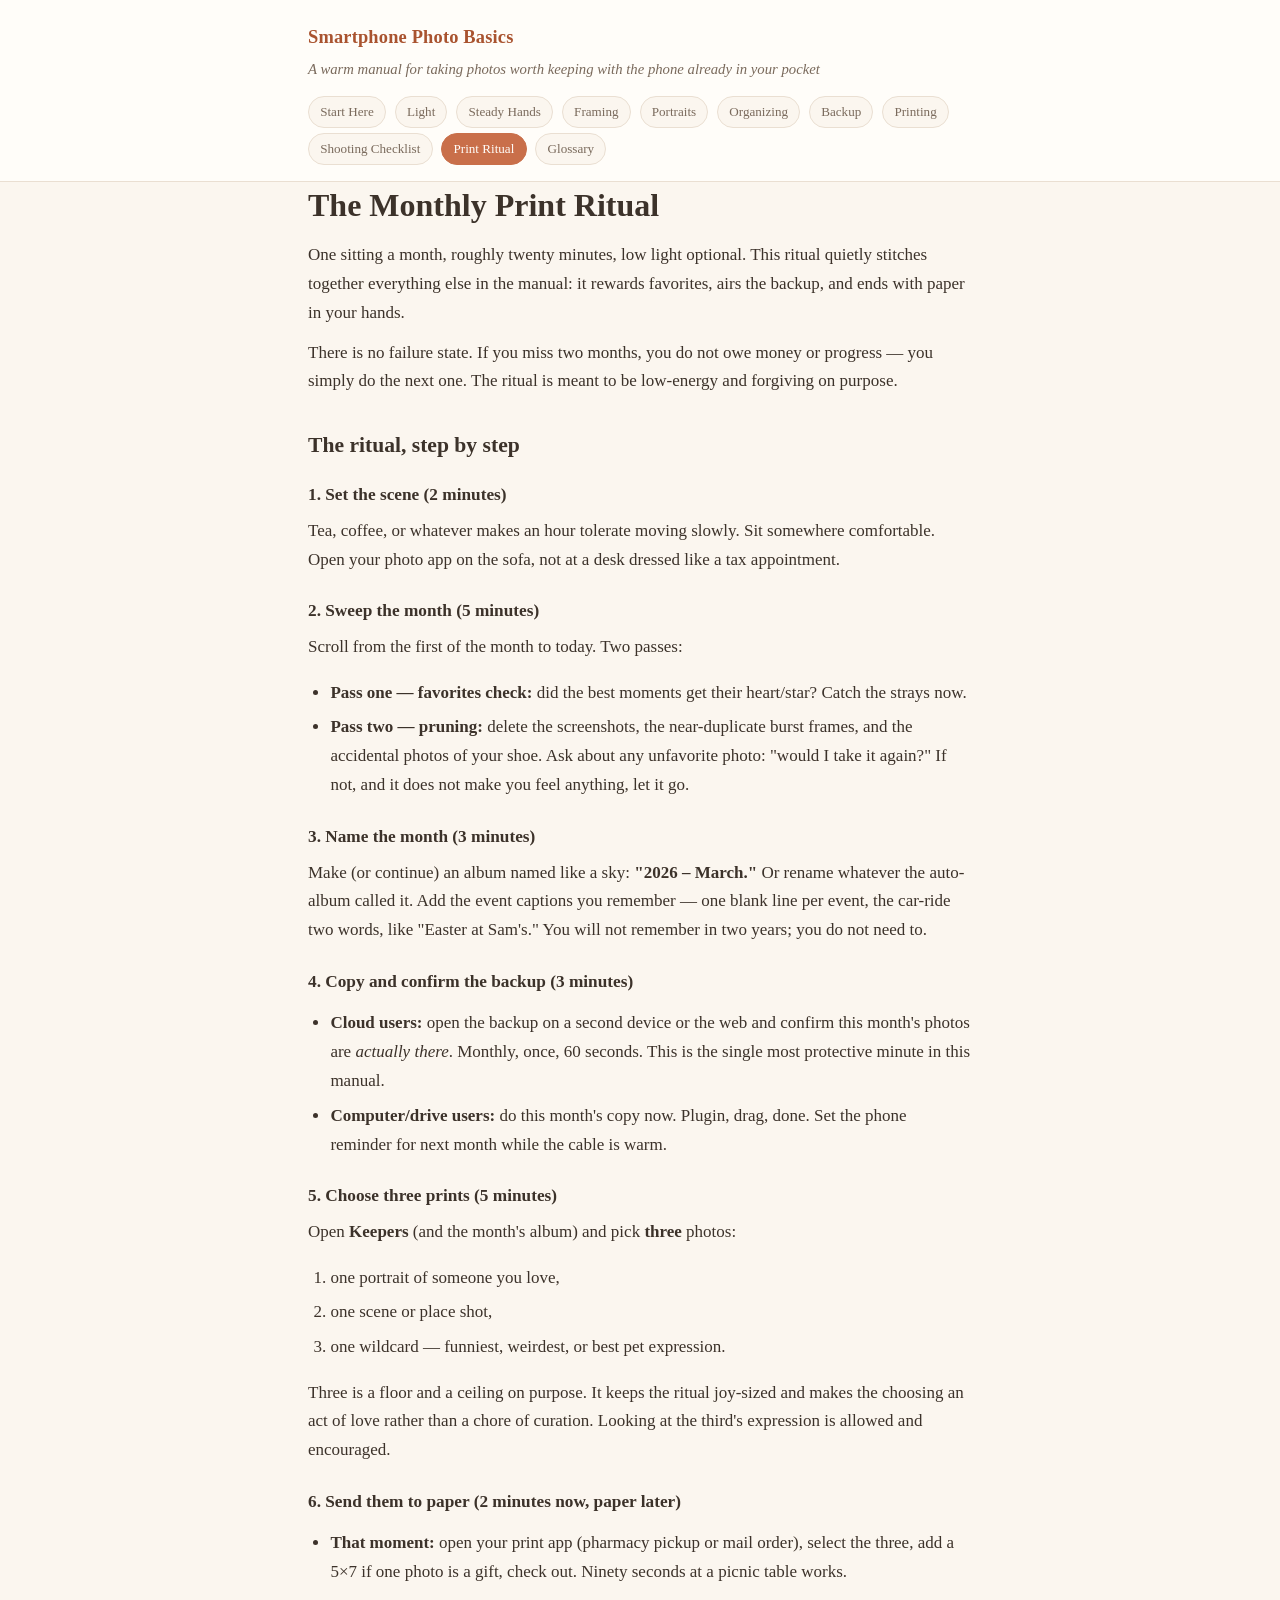
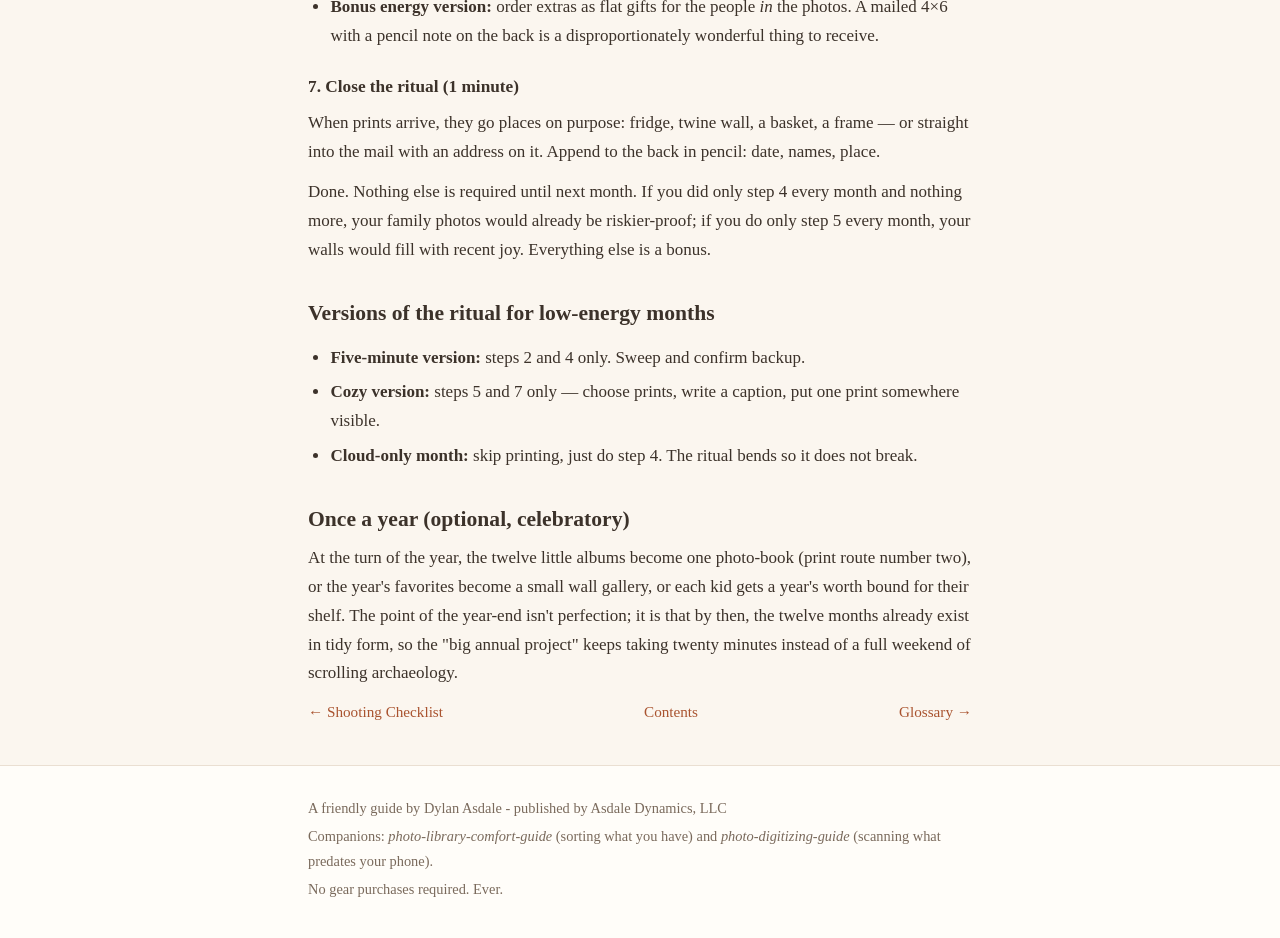
<file: site/monthly-print-ritual.html>
<!DOCTYPE html>
<html lang="en">
<head>
<meta charset="utf-8">
<meta name="viewport" content="width=device-width, initial-scale=1">
<meta name="description" content="Twenty cozy minutes a month: sweep, back up, print three.">
<title>The Monthly Print Ritual | Smartphone Photo Basics</title>
<link rel="icon" type="image/svg+xml" href="favicon.svg">
<link rel="stylesheet" href="styles.css">
</head>
<body>
<header class="site-header">
  <div class="wrap">
    <p class="brand"><a href="index.html">Smartphone Photo Basics</a></p>
    <p class="tagline">A warm manual for taking photos worth keeping with the phone already in your pocket</p>
    <nav class="chapters"><a href="00-start-here.html" class="">Start Here</a><a href="01-light-without-jargon.html" class="">Light</a><a href="02-steady-hands.html" class="">Steady Hands</a><a href="03-framing-rules-you-can-bend.html" class="">Framing</a><a href="04-portraits-that-flatter.html" class="">Portraits</a><a href="05-organizing-as-you-shoot.html" class="">Organizing</a><a href="06-backup-without-worry.html" class="">Backup</a><a href="07-printing-favorites.html" class="">Printing</a><a href="shooting-checklist.html" class="">Shooting Checklist</a><a href="monthly-print-ritual.html" class="active">Print Ritual</a><a href="glossary.html" class="">Glossary</a></nav>
  </div>
</header>
<main class="wrap">
<h1 id="the-monthly-print-ritual">The Monthly Print Ritual</h1>
<p>One sitting a month, roughly twenty minutes, low light optional. This ritual quietly stitches together everything else in the manual: it rewards favorites, airs the backup, and ends with paper in your hands.</p>
<p>There is no failure state. If you miss two months, you do not owe money or progress — you simply do the next one. The ritual is meant to be low-energy and forgiving on purpose.</p>
<h2 id="the-ritual-step-by-step">The ritual, step by step</h2>
<h3 id="1-set-the-scene-2-minutes">1. Set the scene (2 minutes)</h3>
<p>Tea, coffee, or whatever makes an hour tolerate moving slowly. Sit somewhere comfortable. Open your photo app on the sofa, not at a desk dressed like a tax appointment.</p>
<h3 id="2-sweep-the-month-5-minutes">2. Sweep the month (5 minutes)</h3>
<p>Scroll from the first of the month to today. Two passes:</p>
<ul>
<li><strong>Pass one — favorites check:</strong> did the best moments get their heart/star? Catch the strays now.</li>
<li><strong>Pass two — pruning:</strong> delete the screenshots, the near-duplicate burst frames, and the accidental photos of your shoe. Ask about any unfavorite photo: &quot;would I take it again?&quot; If not, and it does not make you feel anything, let it go.</li>
</ul>
<h3 id="3-name-the-month-3-minutes">3. Name the month (3 minutes)</h3>
<p>Make (or continue) an album named like a sky: <strong>&quot;2026 – March.&quot;</strong> Or rename whatever the auto-album called it. Add the event captions you remember — one blank line per event, the car-ride two words, like &quot;Easter at Sam&#x27;s.&quot; You will not remember in two years; you do not need to.</p>
<h3 id="4-copy-and-confirm-the-backup-3-minutes">4. Copy and confirm the backup (3 minutes)</h3>
<ul>
<li><strong>Cloud users:</strong> open the backup on a second device or the web and confirm this month&#x27;s photos are <em>actually there</em>. Monthly, once, 60 seconds. This is the single most protective minute in this manual.</li>
<li><strong>Computer/drive users:</strong> do this month&#x27;s copy now. Plugin, drag, done. Set the phone reminder for next month while the cable is warm.</li>
</ul>
<h3 id="5-choose-three-prints-5-minutes">5. Choose three prints (5 minutes)</h3>
<p>Open <strong>Keepers</strong> (and the month&#x27;s album) and pick <strong>three</strong> photos:</p>
<ol>
<li>one portrait of someone you love,</li>
<li>one scene or place shot,</li>
<li>one wildcard — funniest, weirdest, or best pet expression.</li>
</ol>
<p>Three is a floor and a ceiling on purpose. It keeps the ritual joy-sized and makes the choosing an act of love rather than a chore of curation. Looking at the third&#x27;s expression is allowed and encouraged.</p>
<h3 id="6-send-them-to-paper-2-minutes-now-paper-later">6. Send them to paper (2 minutes now, paper later)</h3>
<ul>
<li><strong>That moment:</strong> open your print app (pharmacy pickup or mail order), select the three, add a 5×7 if one photo is a gift, check out. Ninety seconds at a picnic table works.</li>
<li><strong>Bonus energy version:</strong> order extras as flat gifts for the people <em>in</em> the photos. A mailed 4×6 with a pencil note on the back is a disproportionately wonderful thing to receive.</li>
</ul>
<h3 id="7-close-the-ritual-1-minute">7. Close the ritual (1 minute)</h3>
<p>When prints arrive, they go places on purpose: fridge, twine wall, a basket, a frame — or straight into the mail with an address on it. Append to the back in pencil: date, names, place.</p>
<p>Done. Nothing else is required until next month. If you did only step 4 every month and nothing more, your family photos would already be riskier-proof; if you do only step 5 every month, your walls would fill with recent joy. Everything else is a bonus.</p>
<h2 id="versions-of-the-ritual-for-low-energy-months">Versions of the ritual for low-energy months</h2>
<ul>
<li><strong>Five-minute version:</strong> steps 2 and 4 only. Sweep and confirm backup.</li>
<li><strong>Cozy version:</strong> steps 5 and 7 only — choose prints, write a caption, put one print somewhere visible.</li>
<li><strong>Cloud-only month:</strong> skip printing, just do step 4. The ritual bends so it does not break.</li>
</ul>
<h2 id="once-a-year-optional-celebratory">Once a year (optional, celebratory)</h2>
<p>At the turn of the year, the twelve little albums become one photo-book (print route number two), or the year&#x27;s favorites become a small wall gallery, or each kid gets a year&#x27;s worth bound for their shelf. The point of the year-end isn&#x27;t perfection; it is that by then, the twelve months already exist in tidy form, so the &quot;big annual project&quot; keeps taking twenty minutes instead of a full weekend of scrolling archaeology.</p>
</main>
<nav class="pager wrap"><a class="prev" href="shooting-checklist.html">← Shooting Checklist</a><a href="index.html">Contents</a><a class="next" href="glossary.html">Glossary →</a></nav>
<footer>
  <div class="wrap">
    <p>A friendly guide by Dylan Asdale - published by Asdale Dynamics, LLC</p>
    <p>Companions: <em>photo-library-comfort-guide</em> (sorting what you have) and
    <em>photo-digitizing-guide</em> (scanning what predates your phone).</p>
    <p>No gear purchases required. Ever.</p>
  </div>
</footer>
</body>
</html>
</file>
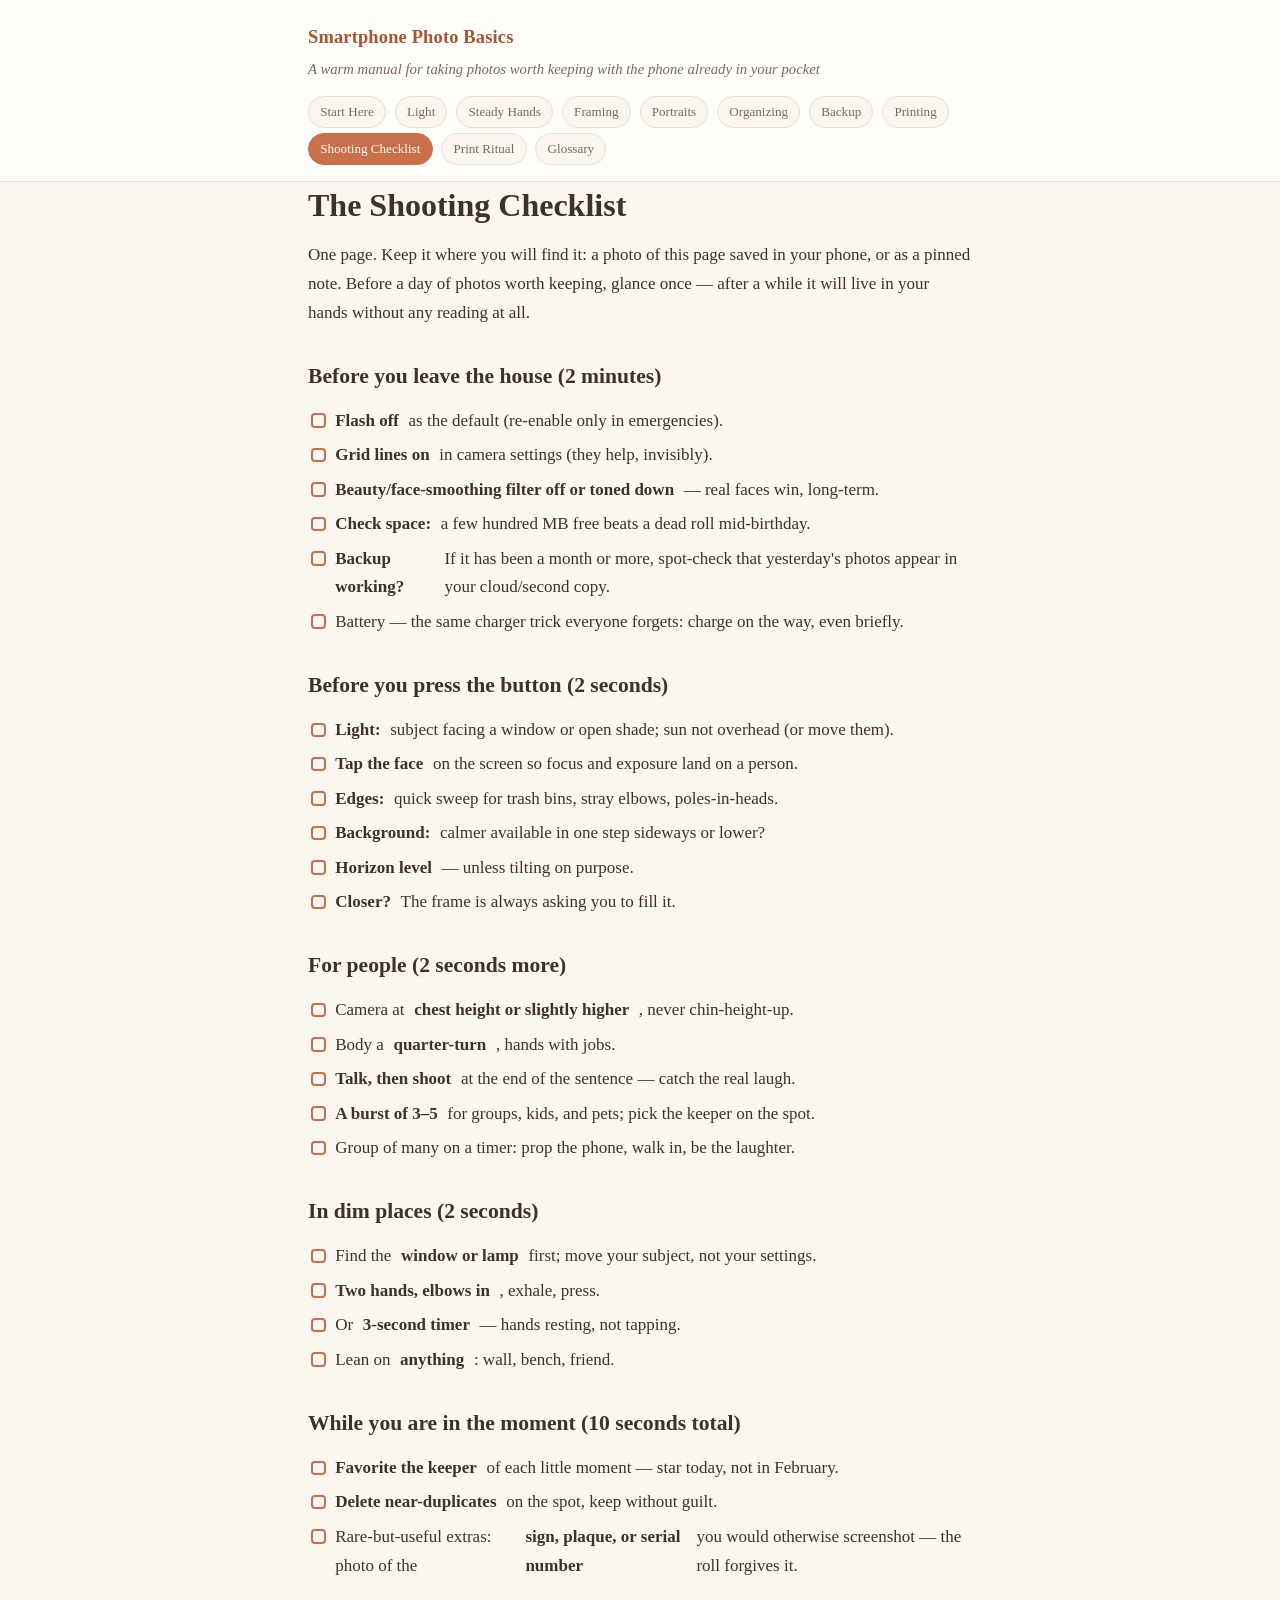
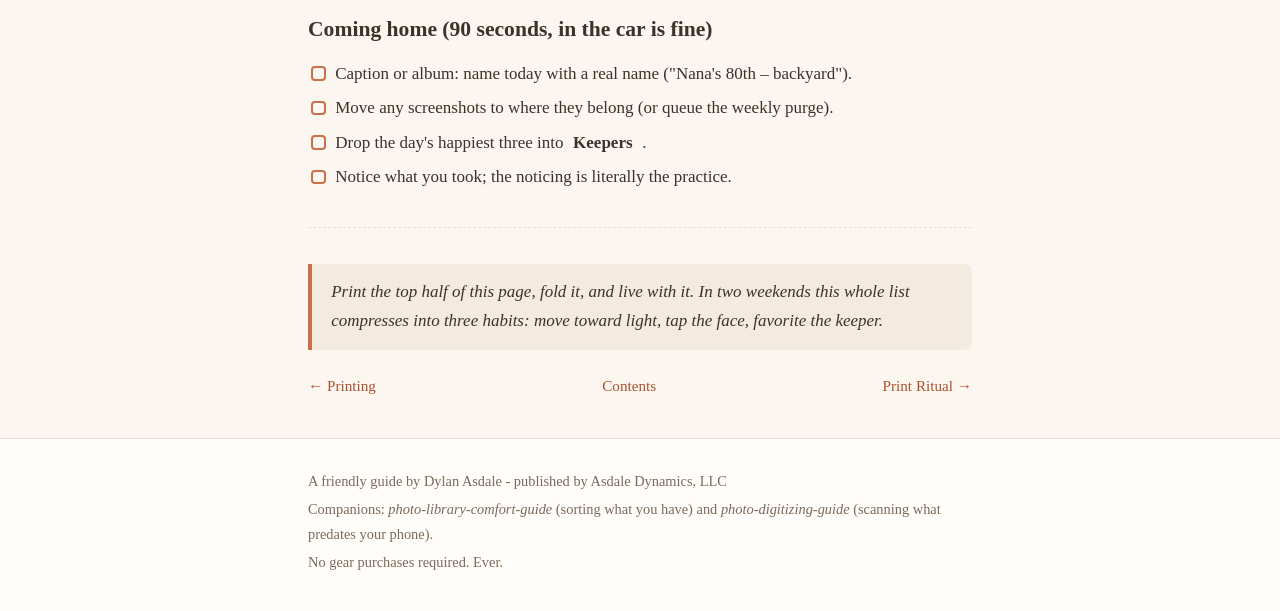
<file: site/shooting-checklist.html>
<!DOCTYPE html>
<html lang="en">
<head>
<meta charset="utf-8">
<meta name="viewport" content="width=device-width, initial-scale=1">
<meta name="description" content="The whole manual as a one-page card to keep on your phone.">
<title>The Shooting Checklist | Smartphone Photo Basics</title>
<link rel="icon" type="image/svg+xml" href="favicon.svg">
<link rel="stylesheet" href="styles.css">
</head>
<body>
<header class="site-header">
  <div class="wrap">
    <p class="brand"><a href="index.html">Smartphone Photo Basics</a></p>
    <p class="tagline">A warm manual for taking photos worth keeping with the phone already in your pocket</p>
    <nav class="chapters"><a href="00-start-here.html" class="">Start Here</a><a href="01-light-without-jargon.html" class="">Light</a><a href="02-steady-hands.html" class="">Steady Hands</a><a href="03-framing-rules-you-can-bend.html" class="">Framing</a><a href="04-portraits-that-flatter.html" class="">Portraits</a><a href="05-organizing-as-you-shoot.html" class="">Organizing</a><a href="06-backup-without-worry.html" class="">Backup</a><a href="07-printing-favorites.html" class="">Printing</a><a href="shooting-checklist.html" class="active">Shooting Checklist</a><a href="monthly-print-ritual.html" class="">Print Ritual</a><a href="glossary.html" class="">Glossary</a></nav>
  </div>
</header>
<main class="wrap">
<h1 id="the-shooting-checklist">The Shooting Checklist</h1>
<p>One page. Keep it where you will find it: a photo of this page saved in your phone, or as a pinned note. Before a day of photos worth keeping, glance once — after a while it will live in your hands without any reading at all.</p>
<h2 id="before-you-leave-the-house-2-minutes">Before you leave the house (2 minutes)</h2>
<ul class="checklist">
<li><span class="box "></span><strong>Flash off</strong> as the default (re-enable only in emergencies).</li>
<li><span class="box "></span><strong>Grid lines on</strong> in camera settings (they help, invisibly).</li>
<li><span class="box "></span><strong>Beauty/face-smoothing filter off or toned down</strong> — real faces win, long-term.</li>
<li><span class="box "></span><strong>Check space:</strong> a few hundred MB free beats a dead roll mid-birthday.</li>
<li><span class="box "></span><strong>Backup working?</strong> If it has been a month or more, spot-check that yesterday&#x27;s photos appear in your cloud/second copy.</li>
<li><span class="box "></span>Battery — the same charger trick everyone forgets: charge on the way, even briefly.</li>
</ul>
<h2 id="before-you-press-the-button-2-seconds">Before you press the button (2 seconds)</h2>
<ul class="checklist">
<li><span class="box "></span><strong>Light:</strong> subject facing a window or open shade; sun not overhead (or move them).</li>
<li><span class="box "></span><strong>Tap the face</strong> on the screen so focus and exposure land on a person.</li>
<li><span class="box "></span><strong>Edges:</strong> quick sweep for trash bins, stray elbows, poles-in-heads.</li>
<li><span class="box "></span><strong>Background:</strong> calmer available in one step sideways or lower?</li>
<li><span class="box "></span><strong>Horizon level</strong> — unless tilting on purpose.</li>
<li><span class="box "></span><strong>Closer?</strong> The frame is always asking you to fill it.</li>
</ul>
<h2 id="for-people-2-seconds-more">For people (2 seconds more)</h2>
<ul class="checklist">
<li><span class="box "></span>Camera at <strong>chest height or slightly higher</strong>, never chin-height-up.</li>
<li><span class="box "></span>Body a <strong>quarter-turn</strong>, hands with jobs.</li>
<li><span class="box "></span><strong>Talk, then shoot</strong> at the end of the sentence — catch the real laugh.</li>
<li><span class="box "></span><strong>A burst of 3–5</strong> for groups, kids, and pets; pick the keeper on the spot.</li>
<li><span class="box "></span>Group of many on a timer: prop the phone, walk in, be the laughter.</li>
</ul>
<h2 id="in-dim-places-2-seconds">In dim places (2 seconds)</h2>
<ul class="checklist">
<li><span class="box "></span>Find the <strong>window or lamp</strong> first; move your subject, not your settings.</li>
<li><span class="box "></span><strong>Two hands, elbows in</strong>, exhale, press.</li>
<li><span class="box "></span>Or <strong>3-second timer</strong> — hands resting, not tapping.</li>
<li><span class="box "></span>Lean on <strong>anything</strong>: wall, bench, friend.</li>
</ul>
<h2 id="while-you-are-in-the-moment-10-seconds-total">While you are in the moment (10 seconds total)</h2>
<ul class="checklist">
<li><span class="box "></span><strong>Favorite the keeper</strong> of each little moment — star today, not in February.</li>
<li><span class="box "></span><strong>Delete near-duplicates</strong> on the spot, keep without guilt.</li>
<li><span class="box "></span>Rare-but-useful extras: photo of the <strong>sign, plaque, or serial number</strong> you would otherwise screenshot — the roll forgives it.</li>
</ul>
<h2 id="coming-home-90-seconds-in-the-car-is-fine">Coming home (90 seconds, in the car is fine)</h2>
<ul class="checklist">
<li><span class="box "></span>Caption or album: name today with a real name (&quot;Nana&#x27;s 80th – backyard&quot;).</li>
<li><span class="box "></span>Move any screenshots to where they belong (or queue the weekly purge).</li>
<li><span class="box "></span>Drop the day&#x27;s happiest three into <strong>Keepers</strong>.</li>
<li><span class="box "></span>Notice what you took; the noticing is literally the practice.</li>
</ul>
<hr>
<blockquote><p>Print the top half of this page, fold it, and live with it. In two weekends this whole list compresses into three habits: <em>move toward light, tap the face, favorite the keeper</em>.</p></blockquote>
</main>
<nav class="pager wrap"><a class="prev" href="07-printing-favorites.html">← Printing</a><a href="index.html">Contents</a><a class="next" href="monthly-print-ritual.html">Print Ritual →</a></nav>
<footer>
  <div class="wrap">
    <p>A friendly guide by Dylan Asdale - published by Asdale Dynamics, LLC</p>
    <p>Companions: <em>photo-library-comfort-guide</em> (sorting what you have) and
    <em>photo-digitizing-guide</em> (scanning what predates your phone).</p>
    <p>No gear purchases required. Ever.</p>
  </div>
</footer>
</body>
</html>
</file>
<file: site/styles.css>
/* Smartphone Photo Basics — warm, calm, friendly. */

:root {
  --paper: #fbf6ef;
  --ink: #3c322a;
  --soft: #7a6a5c;
  --accent: #c96f4a;
  --accent-dark: #a9532f;
  --card: #fffdf9;
  --line: #eadfd2;
  --quote: #f4ebe0;
}

* { box-sizing: border-box; }

html { scroll-behavior: smooth; }

body {
  margin: 0;
  font-family: Georgia, "Iowan Old Style", "Palatino Linotype", serif;
  background: var(--paper);
  color: var(--ink);
  line-height: 1.7;
  font-size: 17px;
}

.wrap {
  max-width: 44rem;
  margin: 0 auto;
  padding: 0 1.25rem;
}

a { color: var(--accent-dark); }
a:hover { color: var(--accent); }

code {
  font-family: "SFMono-Regular", Consolas, "Liberation Mono", monospace;
  font-size: 0.85em;
  background: var(--quote);
  padding: 0.1em 0.35em;
  border-radius: 4px;
}

/* header */
.site-header {
  background: var(--card);
  border-bottom: 1px solid var(--line);
  padding: 1.4rem 0 1rem;
}

.brand {
  margin: 0;
  font-size: 1.15rem;
  font-weight: bold;
  letter-spacing: 0.01em;
}
.brand a { text-decoration: none; color: var(--accent-dark); }

.tagline {
  margin: 0.2rem 0 0.9rem;
  color: var(--soft);
  font-style: italic;
  font-size: 0.92rem;
}

.chapters {
  display: flex;
  flex-wrap: wrap;
  gap: 0.35rem 0.55rem;
}
.chapters a {
  text-decoration: none;
  font-size: 0.82rem;
  color: var(--soft);
  background: var(--paper);
  border: 1px solid var(--line);
  border-radius: 999px;
  padding: 0.22rem 0.7rem;
}
.chapters a:hover { border-color: var(--accent); color: var(--accent-dark); }
.chapters a.active {
  background: var(--accent);
  border-color: var(--accent);
  color: #fffdf9;
}

/* content */
main { padding: 2.2rem 0 1rem; }

h1, h2, h3 {
  line-height: 1.25;
  color: var(--ink);
}
h1 {
  font-size: 2rem;
  margin: 0.2rem 0 1rem;
  text-wrap: balance;
}
h2 { font-size: 1.35rem; margin: 2.2rem 0 0.6rem; }
h3 { font-size: 1.08rem; margin: 1.6rem 0 0.4rem; }

p { margin: 0.7rem 0; }

blockquote {
  margin: 1.4rem 0;
  padding: 0.9rem 1.2rem;
  background: var(--quote);
  border-left: 4px solid var(--accent);
  border-radius: 0 8px 8px 0;
  font-style: italic;
}
blockquote p { margin: 0; }

hr {
  border: none;
  border-top: 1px dashed var(--line);
  margin: 2.2rem 0;
}

ul, ol { padding-left: 1.4rem; }
li { margin: 0.35rem 0; }

/* checklist */
ul.checklist {
  list-style: none;
  padding-left: 0.2rem;
}
ul.checklist li {
  display: flex;
  align-items: baseline;
  gap: 0.6rem;
}
ul.checklist .box {
  flex: none;
  display: inline-block;
  width: 0.85em;
  height: 0.85em;
  border: 2px solid var(--accent);
  border-radius: 4px;
  transform: translateY(0.12em);
}
ul.checklist .box.checked {
  background: var(--accent);
}

/* pager */
.pager {
  display: flex;
  justify-content: space-between;
  align-items: center;
  gap: 1rem;
  padding-bottom: 2.5rem;
}
.pager a {
  text-decoration: none;
  font-size: 0.95rem;
}

/* home page */
main.home .hero h1 {
  font-size: 2.4rem;
  margin-bottom: 0.4rem;
}
main.home .lede {
  font-size: 1.18rem;
  color: var(--soft);
  font-style: italic;
  margin-bottom: 2rem;
}
.cards {
  margin-top: 2.5rem;
}
.cards h2 { margin-bottom: 1rem; }
.card {
  background: var(--card);
  border: 1px solid var(--line);
  border-radius: 10px;
  padding: 0.9rem 1.2rem;
  margin: 0.9rem 0;
}
.card h3 {
  margin: 0 0 0.3rem;
  font-size: 1.12rem;
}
.card h3 a { text-decoration: none; }
.card p {
  margin: 0;
  color: var(--soft);
  font-size: 0.95rem;
}

.companions {
  margin-top: 2.6rem;
  padding: 1.1rem 1.3rem;
  background: var(--quote);
  border-radius: 10px;
}
.companions h2 { margin-top: 0.2rem; }
.companions li { margin: 0.5rem 0; }

/* footer */
footer {
  border-top: 1px solid var(--line);
  background: var(--card);
  padding: 1.6rem 0 2rem;
  color: var(--soft);
  font-size: 0.9rem;
}
footer p { margin: 0.25rem 0; }

@media print {
  .site-header .chapters, .pager { display: none; }
  body { background: white; font-size: 12pt; }
  .card, blockquote, .companions { break-inside: avoid; }
}
</file>
